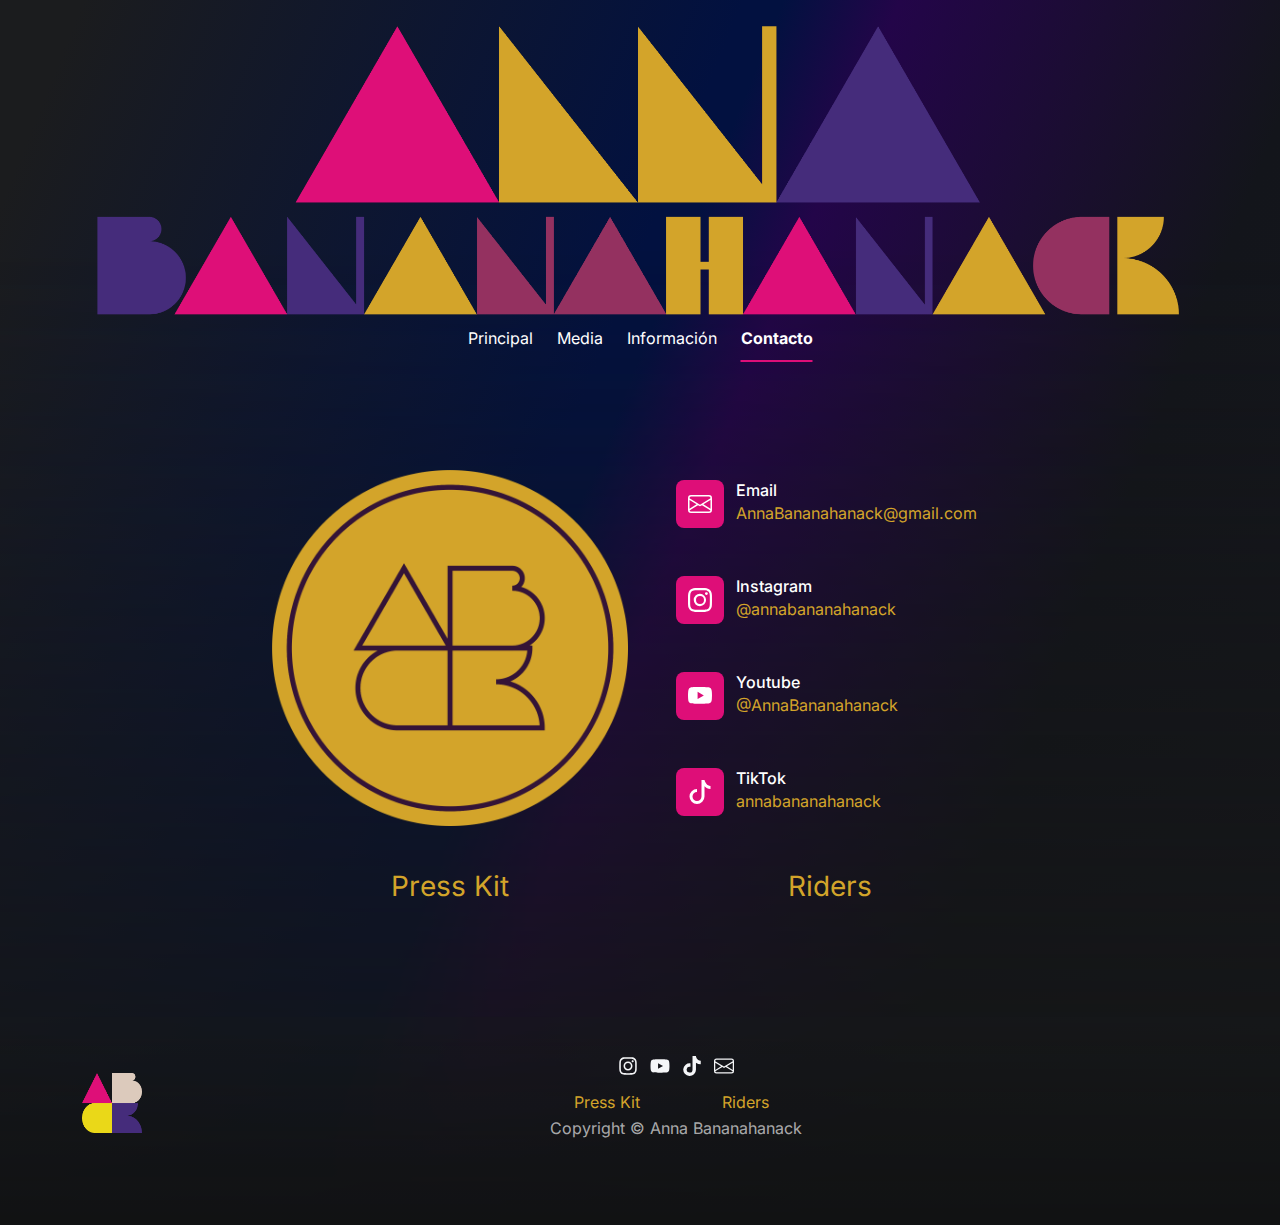
<file: contact.html>
<!DOCTYPE html>
<html data-bs-theme="auto" lang="es">

<head>
    <meta charset="utf-8">
    <meta name="viewport" content="width=device-width, initial-scale=1.0, shrink-to-fit=no">
    <title>Contacto</title>
    <script>
        (function() {

            // JavaScript snippet handling Dark/Light mode switching

            const getStoredTheme = () => localStorage.getItem('theme');
            const setStoredTheme = theme => localStorage.setItem('theme', theme);
            const forcedTheme = document.documentElement.getAttribute('data-bss-forced-theme');

            const getPreferredTheme = () => {

                if (forcedTheme) return forcedTheme;

                const storedTheme = getStoredTheme();
                if (storedTheme) {
                    return storedTheme;
                }

                const pageTheme = document.documentElement.getAttribute('data-bs-theme');

                if (pageTheme) {
                    return pageTheme;
                }

                return window.matchMedia('(prefers-color-scheme: dark)').matches ? 'dark' : 'light';
            }

            const setTheme = theme => {
                if (theme === 'auto' && window.matchMedia('(prefers-color-scheme: dark)').matches) {
                    document.documentElement.setAttribute('data-bs-theme', 'dark');
                } else {
                    document.documentElement.setAttribute('data-bs-theme', theme);
                }
            }

            setTheme(getPreferredTheme());

            const showActiveTheme = (theme, focus = false) => {
                const themeSwitchers = [].slice.call(document.querySelectorAll('.theme-switcher'));

                if (!themeSwitchers.length) return;

                document.querySelectorAll('[data-bs-theme-value]').forEach(element => {
                    element.classList.remove('active');
                    element.setAttribute('aria-pressed', 'false');
                });

                for (const themeSwitcher of themeSwitchers) {

                    const btnToActivate = themeSwitcher.querySelector('[data-bs-theme-value="' + theme + '"]');

                    if (btnToActivate) {
                        btnToActivate.classList.add('active');
                        btnToActivate.setAttribute('aria-pressed', 'true');
                    }
                }
            }

            window.matchMedia('(prefers-color-scheme: dark)').addEventListener('change', () => {
                const storedTheme = getStoredTheme();
                if (storedTheme !== 'light' && storedTheme !== 'dark') {
                    setTheme(getPreferredTheme());
                }
            });

            window.addEventListener('DOMContentLoaded', () => {
                showActiveTheme(getPreferredTheme());

                document.querySelectorAll('[data-bs-theme-value]')
                    .forEach(toggle => {
                        toggle.addEventListener('click', (e) => {
                            e.preventDefault();
                            const theme = toggle.getAttribute('data-bs-theme-value');
                            setStoredTheme(theme);
                            setTheme(theme);
                            showActiveTheme(theme);
                        })
                    })
            });
        })();
    </script>
    <link rel="apple-touch-icon" type="image/png" sizes="180x180" href="assets/img/favicons/ABCK_Logo_180.png">
    <link rel="icon" type="image/png" sizes="16x16" href="assets/img/favicons/ABCK_Logo_16.png">
    <link rel="icon" type="image/png" sizes="16x16" href="assets/img/favicons/ABCK_Logo_16.png" media="(prefers-color-scheme: dark)">
    <link rel="icon" type="image/png" sizes="32x32" href="assets/img/favicons/ABCK_Logo_32.png">
    <link rel="icon" type="image/png" sizes="32x32" href="assets/img/favicons/ABCK_Logo_32.png" media="(prefers-color-scheme: dark)">
    <link rel="icon" type="image/png" sizes="180x180" href="assets/img/favicons/ABCK_Logo_180.png">
    <link rel="icon" type="image/png" sizes="192x192" href="assets/img/favicons/ABCK_Logo_192.png">
    <link rel="icon" type="image/png" sizes="512x512" href="assets/img/favicons/ABCK_Logo_512.png">
    <link rel="stylesheet" href="assets/bootstrap/css/bootstrap.min.css">
    <link rel="stylesheet" href="assets/css/Inter.css">
    <link rel="stylesheet" href="assets/css/Outfit.css">
    <link rel="stylesheet" href="assets/css/bss-overrides.css">
    <link rel="stylesheet" href="assets/css/Lightbox-Gallery-baguetteBox.min.css">
</head>

<body class="bg-gradient-body">
    <nav class="navbar navbar-expand-lg py-3" data-bs-theme="dark">
        <div class="container">
            <div class="container">
                <div class="row">
                    <div class="col-md-12"><img class="img-fluid" src="assets/img/logos/ABCK_Logo.png" width="1092" height="294"></div>
                </div>
                <div class="row">
                    <div class="col-md-12"><button data-bs-toggle="collapse" class="navbar-toggler" data-bs-target="#navcol-3"><span class="visually-hidden">Toggle navigation</span><span class="navbar-toggler-icon"></span></button>
                        <div class="collapse navbar-collapse" id="navcol-3">
                            <ul class="navbar-nav mb-4 mb-lg-0 mx-auto">
                                <li class="nav-item"><a class="nav-link" href="index.html">Principal</a></li>
                                <li class="nav-item"><a class="nav-link" href="media.html">Media</a></li>
                                <li class="nav-item"><a class="nav-link" href="info.html">Información</a></li>
                                <li class="nav-item"><a class="nav-link active" href="contact.html">Contacto</a></li>
                            </ul>
                        </div>
                    </div>
                </div>
            </div>
        </div>
    </nav>
    <section class="position-relative py-4 py-xl-5">
        <div class="container position-relative">
            <div class="row d-flex justify-content-center pb-3">
                <div class="col-md-6 col-lg-5 col-xl-4 text-center d-flex justify-content-center align-items-center"><img class="img-fluid" width="1500" height="1500" src="assets/img/logos/ABCK_Square.png"></div>
                <div class="col-md-6 col-lg-4 col-xl-4">
                    <div class="d-flex h-100 flex-column justify-content-center align-items-start">
                        <div class="d-flex align-items-center p-3">
                            <div class="bs-icon-md bs-icon-rounded bs-icon-primary d-flex flex-shrink-0 justify-content-center align-items-center d-inline-block bs-icon"><svg xmlns="http://www.w3.org/2000/svg" width="1em" height="1em" fill="currentColor" viewBox="0 0 16 16" class="bi bi-envelope">
                                    <path d="M0 4a2 2 0 0 1 2-2h12a2 2 0 0 1 2 2v8a2 2 0 0 1-2 2H2a2 2 0 0 1-2-2zm2-1a1 1 0 0 0-1 1v.217l7 4.2 7-4.2V4a1 1 0 0 0-1-1zm13 2.383-4.708 2.825L15 11.105zm-.034 6.876-5.64-3.471L8 9.583l-1.326-.795-5.64 3.47A1 1 0 0 0 2 13h12a1 1 0 0 0 .966-.741M1 11.105l4.708-2.897L1 5.383z"></path>
                                </svg></div>
                            <div class="px-2">
                                <h6 class="mb-0">Email</h6><a href="mailto:AnnaBananahanack@gmail.com" target="_blank">AnnaBananahanack@gmail.com</a>
                            </div>
                        </div>
                        <div class="d-flex align-items-center p-3">
                            <div class="bs-icon-md bs-icon-rounded bs-icon-primary d-flex flex-shrink-0 justify-content-center align-items-center d-inline-block bs-icon"><svg xmlns="http://www.w3.org/2000/svg" width="1em" height="1em" fill="currentColor" viewBox="0 0 16 16" class="bi bi-instagram">
                                    <path d="M8 0C5.829 0 5.556.01 4.703.048 3.85.088 3.269.222 2.76.42a3.917 3.917 0 0 0-1.417.923A3.927 3.927 0 0 0 .42 2.76C.222 3.268.087 3.85.048 4.7.01 5.555 0 5.827 0 8.001c0 2.172.01 2.444.048 3.297.04.852.174 1.433.372 1.942.205.526.478.972.923 1.417.444.445.89.719 1.416.923.51.198 1.09.333 1.942.372C5.555 15.99 5.827 16 8 16s2.444-.01 3.298-.048c.851-.04 1.434-.174 1.943-.372a3.916 3.916 0 0 0 1.416-.923c.445-.445.718-.891.923-1.417.197-.509.332-1.09.372-1.942C15.99 10.445 16 10.173 16 8s-.01-2.445-.048-3.299c-.04-.851-.175-1.433-.372-1.941a3.926 3.926 0 0 0-.923-1.417A3.911 3.911 0 0 0 13.24.42c-.51-.198-1.092-.333-1.943-.372C10.443.01 10.172 0 7.998 0h.003zm-.717 1.442h.718c2.136 0 2.389.007 3.232.046.78.035 1.204.166 1.486.275.373.145.64.319.92.599.28.28.453.546.598.92.11.281.24.705.275 1.485.039.843.047 1.096.047 3.231s-.008 2.389-.047 3.232c-.035.78-.166 1.203-.275 1.485a2.47 2.47 0 0 1-.599.919c-.28.28-.546.453-.92.598-.28.11-.704.24-1.485.276-.843.038-1.096.047-3.232.047s-2.39-.009-3.233-.047c-.78-.036-1.203-.166-1.485-.276a2.478 2.478 0 0 1-.92-.598 2.48 2.48 0 0 1-.6-.92c-.109-.281-.24-.705-.275-1.485-.038-.843-.046-1.096-.046-3.233 0-2.136.008-2.388.046-3.231.036-.78.166-1.204.276-1.486.145-.373.319-.64.599-.92.28-.28.546-.453.92-.598.282-.11.705-.24 1.485-.276.738-.034 1.024-.044 2.515-.045v.002zm4.988 1.328a.96.96 0 1 0 0 1.92.96.96 0 0 0 0-1.92zm-4.27 1.122a4.109 4.109 0 1 0 0 8.217 4.109 4.109 0 0 0 0-8.217zm0 1.441a2.667 2.667 0 1 1 0 5.334 2.667 2.667 0 0 1 0-5.334"></path>
                                </svg></div>
                            <div class="px-2">
                                <h6 class="mb-0">Instagram</h6><a href="https://www.instagram.com/annabananahanack/" target="_blank">@annabananahanack</a>
                            </div>
                        </div>
                        <div class="d-flex align-items-center p-3">
                            <div class="bs-icon-md bs-icon-rounded bs-icon-primary d-flex flex-shrink-0 justify-content-center align-items-center d-inline-block bs-icon"><svg xmlns="http://www.w3.org/2000/svg" width="1em" height="1em" fill="currentColor" viewBox="0 0 16 16" class="bi bi-youtube">
                                    <path d="M8.051 1.999h.089c.822.003 4.987.033 6.11.335a2.01 2.01 0 0 1 1.415 1.42c.101.38.172.883.22 1.402l.01.104.022.26.008.104c.065.914.073 1.77.074 1.957v.075c-.001.194-.01 1.108-.082 2.06l-.008.105-.009.104c-.05.572-.124 1.14-.235 1.558a2.007 2.007 0 0 1-1.415 1.42c-1.16.312-5.569.334-6.18.335h-.142c-.309 0-1.587-.006-2.927-.052l-.17-.006-.087-.004-.171-.007-.171-.007c-1.11-.049-2.167-.128-2.654-.26a2.007 2.007 0 0 1-1.415-1.419c-.111-.417-.185-.986-.235-1.558L.09 9.82l-.008-.104A31.4 31.4 0 0 1 0 7.68v-.123c.002-.215.01-.958.064-1.778l.007-.103.003-.052.008-.104.022-.26.01-.104c.048-.519.119-1.023.22-1.402a2.007 2.007 0 0 1 1.415-1.42c.487-.13 1.544-.21 2.654-.26l.17-.007.172-.006.086-.003.171-.007A99.788 99.788 0 0 1 7.858 2h.193zM6.4 5.209v4.818l4.157-2.408z"></path>
                                </svg></div>
                            <div class="px-2">
                                <h6 class="mb-0">Youtube</h6><a href="https://www.youtube.com/@AnnaBananahanack" target="_blank">@AnnaBananahanack</a>
                            </div>
                        </div>
                        <div class="d-flex align-items-center p-3">
                            <div class="bs-icon-md bs-icon-rounded bs-icon-primary d-flex flex-shrink-0 justify-content-center align-items-center d-inline-block bs-icon"><svg xmlns="http://www.w3.org/2000/svg" width="1em" height="1em" fill="currentColor" viewBox="0 0 16 16" class="bi bi-tiktok">
                                    <path d="M9 0h1.98c.144.715.54 1.617 1.235 2.512C12.895 3.389 13.797 4 15 4v2c-1.753 0-3.07-.814-4-1.829V11a5 5 0 1 1-5-5v2a3 3 0 1 0 3 3z"></path>
                                </svg></div>
                            <div class="px-2">
                                <h6 class="mb-0">TikTok</h6><a href="https://www.tiktok.com/@annabananahanack" target="_blank">annabananahanack</a>
                            </div>
                        </div>
                    </div>
                </div>
            </div>
            <div class="row d-flex justify-content-center">
                <div class="col-md-6 col-lg-5 col-xl-4 text-center d-flex justify-content-center align-items-center"><a class="fs-3" href="https://drive.google.com/drive/u/3/folders/1jUBkxnBlZuBh_kPlGoqZCtDL0ezbYoz2" target="_blank">Press Kit</a></div>
                <div class="col-md-6 col-lg-4 col-xl-4 text-center"><a class="fs-3" href="https://drive.google.com/file/d/1HKq1e06BPIFv6wmwGCBuUm2MPHPVNze7/view?usp=sharing" target="_blank">Riders</a></div>
            </div>
        </div>
    </section>
    <footer class="bg-body-secondary bg-opacity-25 bg-gradient mt-4 pt-4 pb-5">
        <div class="container d-flex flex-column justify-content-between align-items-center flex-lg-row mt-0">
            <div class="text-center text-lg-start mb-5 mb-lg-0"><a class="fs-4 fw-bold link-light" href="/"><img class="me-2" src="assets/img/logos/ABCK_LogoSmall.png" width="30" height="30" style="width: 60px;height: 60px;"></a></div>
            <div class="text-center text-lg-end">
                <div class="text-center mb-lg-2"><a class="link-light me-2" href="https://www.instagram.com/annabananahanack/" target="_blank"><svg xmlns="http://www.w3.org/2000/svg" viewBox="-32 0 512 512" width="1em" height="1em" fill="currentColor" class="fs-5" style="width: 20px;">
                            <!--! Font Awesome Free 6.4.2 by @fontawesome - https://fontawesome.com License - https://fontawesome.com/license/free (Icons: CC BY 4.0, Fonts: SIL OFL 1.1, Code: MIT License) Copyright 2023 Fonticons, Inc. -->
                            <path d="M224.1 141c-63.6 0-114.9 51.3-114.9 114.9s51.3 114.9 114.9 114.9S339 319.5 339 255.9 287.7 141 224.1 141zm0 189.6c-41.1 0-74.7-33.5-74.7-74.7s33.5-74.7 74.7-74.7 74.7 33.5 74.7 74.7-33.6 74.7-74.7 74.7zm146.4-194.3c0 14.9-12 26.8-26.8 26.8-14.9 0-26.8-12-26.8-26.8s12-26.8 26.8-26.8 26.8 12 26.8 26.8zm76.1 27.2c-1.7-35.9-9.9-67.7-36.2-93.9-26.2-26.2-58-34.4-93.9-36.2-37-2.1-147.9-2.1-184.9 0-35.8 1.7-67.6 9.9-93.9 36.1s-34.4 58-36.2 93.9c-2.1 37-2.1 147.9 0 184.9 1.7 35.9 9.9 67.7 36.2 93.9s58 34.4 93.9 36.2c37 2.1 147.9 2.1 184.9 0 35.9-1.7 67.7-9.9 93.9-36.2 26.2-26.2 34.4-58 36.2-93.9 2.1-37 2.1-147.8 0-184.8zM398.8 388c-7.8 19.6-22.9 34.7-42.6 42.6-29.5 11.7-99.5 9-132.1 9s-102.7 2.6-132.1-9c-19.6-7.8-34.7-22.9-42.6-42.6-11.7-29.5-9-99.5-9-132.1s-2.6-102.7 9-132.1c7.8-19.6 22.9-34.7 42.6-42.6 29.5-11.7 99.5-9 132.1-9s102.7-2.6 132.1 9c19.6 7.8 34.7 22.9 42.6 42.6 11.7 29.5 9 99.5 9 132.1s2.7 102.7-9 132.1z"></path>
                        </svg></a><a class="link-light" href="https://www.youtube.com/@AnnaBananahanack" target="_blank"><svg xmlns="http://www.w3.org/2000/svg" viewBox="0 -32 576 576" width="1em" height="1em" fill="currentColor" class="fs-5 me-2" style="width: 20px;">
                            <!--! Font Awesome Free 6.4.2 by @fontawesome - https://fontawesome.com License - https://fontawesome.com/license/free (Icons: CC BY 4.0, Fonts: SIL OFL 1.1, Code: MIT License) Copyright 2023 Fonticons, Inc. -->
                            <path d="M549.655 124.083c-6.281-23.65-24.787-42.276-48.284-48.597C458.781 64 288 64 288 64S117.22 64 74.629 75.486c-23.497 6.322-42.003 24.947-48.284 48.597-11.412 42.867-11.412 132.305-11.412 132.305s0 89.438 11.412 132.305c6.281 23.65 24.787 41.5 48.284 47.821C117.22 448 288 448 288 448s170.78 0 213.371-11.486c23.497-6.321 42.003-24.171 48.284-47.821 11.412-42.867 11.412-132.305 11.412-132.305s0-89.438-11.412-132.305zm-317.51 213.508V175.185l142.739 81.205-142.739 81.201z"></path>
                        </svg></a><a class="link-light me-2" href="https://www.tiktok.com/@annabananahanack" target="_blank"><svg xmlns="http://www.w3.org/2000/svg" viewBox="-32 0 512 512" width="1em" height="1em" fill="currentColor" class="fs-5" style="width: 20px;">
                            <!--! Font Awesome Free 6.4.2 by @fontawesome - https://fontawesome.com License - https://fontawesome.com/license/free (Icons: CC BY 4.0, Fonts: SIL OFL 1.1, Code: MIT License) Copyright 2023 Fonticons, Inc. -->
                            <path d="M448,209.91a210.06,210.06,0,0,1-122.77-39.25V349.38A162.55,162.55,0,1,1,185,188.31V278.2a74.62,74.62,0,1,0,52.23,71.18V0l88,0a121.18,121.18,0,0,0,1.86,22.17h0A122.18,122.18,0,0,0,381,102.39a121.43,121.43,0,0,0,67,20.14Z"></path>
                        </svg></a><a class="link-light" href="mailto:AnnaBananahanack@gmail.com" target="_blank"><svg xmlns="http://www.w3.org/2000/svg" width="1em" height="1em" fill="currentColor" viewBox="0 0 16 16" class="bi bi-envelope fs-5" style="width: 20px;">
                            <path d="M0 4a2 2 0 0 1 2-2h12a2 2 0 0 1 2 2v8a2 2 0 0 1-2 2H2a2 2 0 0 1-2-2zm2-1a1 1 0 0 0-1 1v.217l7 4.2 7-4.2V4a1 1 0 0 0-1-1zm13 2.383-4.708 2.825L15 11.105zm-.034 6.876-5.64-3.471L8 9.583l-1.326-.795-5.64 3.47A1 1 0 0 0 2 13h12a1 1 0 0 0 .966-.741M1 11.105l4.708-2.897L1 5.383z"></path>
                        </svg></a></div>
                <div class="row">
                    <div class="col text-center"><a href="https://drive.google.com/drive/u/3/folders/1jUBkxnBlZuBh_kPlGoqZCtDL0ezbYoz2" target="_blank">Press Kit</a></div>
                    <div class="col text-center"><a href="https://drive.google.com/file/d/1HKq1e06BPIFv6wmwGCBuUm2MPHPVNze7/view?usp=sharing" target="_blank">Riders</a></div>
                </div>
                <p class="text-muted mb-2">Copyright © Anna Bananahanack</p>
            </div>
            <div class="text-center text-lg-end"></div>
        </div>
    </footer>
    <script src="assets/bootstrap/js/bootstrap.min.js"></script>
    <script src="assets/js/Lightbox-Gallery-baguetteBox.min.js"></script>
    <script src="assets/js/Lightbox-Gallery.js"></script>
</body>

</html>
</file>
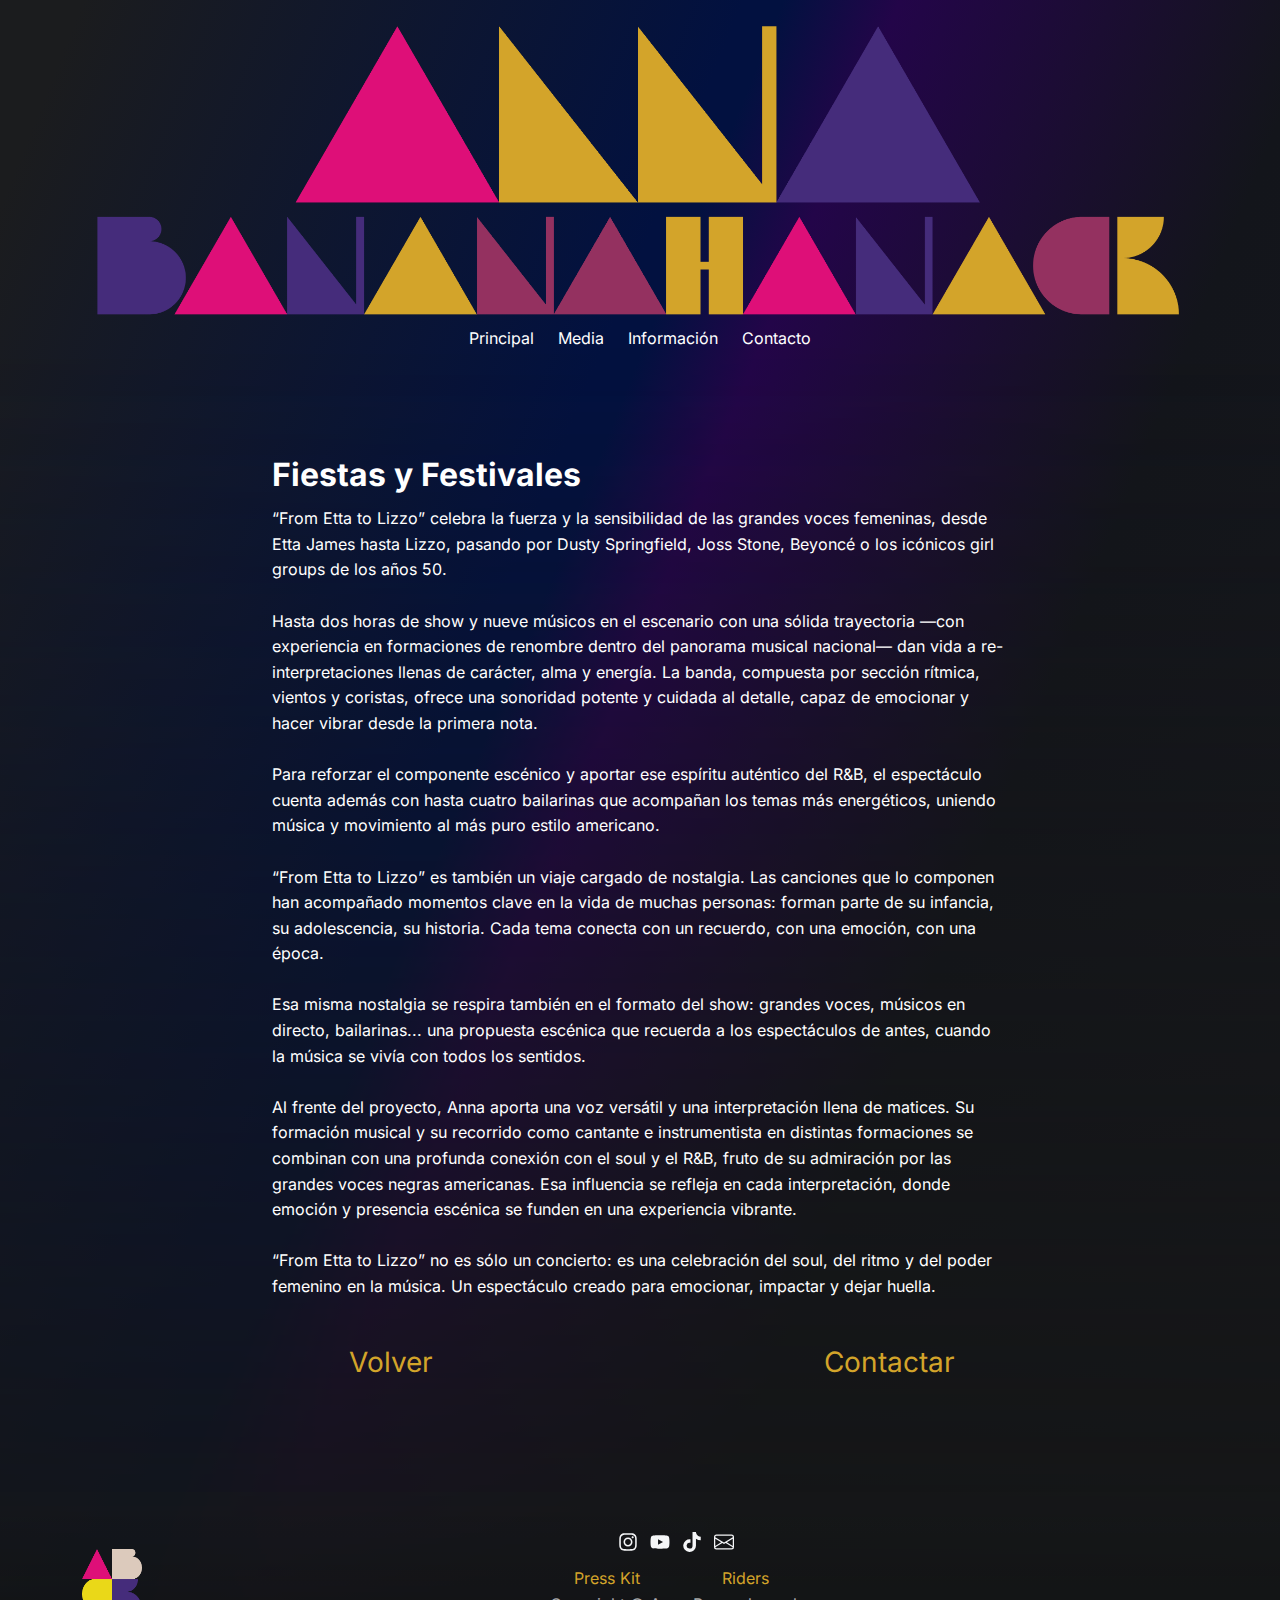
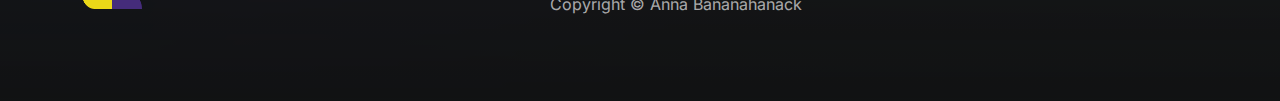
<file: info-1.html>
<!DOCTYPE html>
<html data-bs-theme="auto" lang="es">

<head>
    <meta charset="utf-8">
    <meta name="viewport" content="width=device-width, initial-scale=1.0, shrink-to-fit=no">
    <title>Fiestas y Festivales</title>
    <script>
        (function() {

            // JavaScript snippet handling Dark/Light mode switching

            const getStoredTheme = () => localStorage.getItem('theme');
            const setStoredTheme = theme => localStorage.setItem('theme', theme);
            const forcedTheme = document.documentElement.getAttribute('data-bss-forced-theme');

            const getPreferredTheme = () => {

                if (forcedTheme) return forcedTheme;

                const storedTheme = getStoredTheme();
                if (storedTheme) {
                    return storedTheme;
                }

                const pageTheme = document.documentElement.getAttribute('data-bs-theme');

                if (pageTheme) {
                    return pageTheme;
                }

                return window.matchMedia('(prefers-color-scheme: dark)').matches ? 'dark' : 'light';
            }

            const setTheme = theme => {
                if (theme === 'auto' && window.matchMedia('(prefers-color-scheme: dark)').matches) {
                    document.documentElement.setAttribute('data-bs-theme', 'dark');
                } else {
                    document.documentElement.setAttribute('data-bs-theme', theme);
                }
            }

            setTheme(getPreferredTheme());

            const showActiveTheme = (theme, focus = false) => {
                const themeSwitchers = [].slice.call(document.querySelectorAll('.theme-switcher'));

                if (!themeSwitchers.length) return;

                document.querySelectorAll('[data-bs-theme-value]').forEach(element => {
                    element.classList.remove('active');
                    element.setAttribute('aria-pressed', 'false');
                });

                for (const themeSwitcher of themeSwitchers) {

                    const btnToActivate = themeSwitcher.querySelector('[data-bs-theme-value="' + theme + '"]');

                    if (btnToActivate) {
                        btnToActivate.classList.add('active');
                        btnToActivate.setAttribute('aria-pressed', 'true');
                    }
                }
            }

            window.matchMedia('(prefers-color-scheme: dark)').addEventListener('change', () => {
                const storedTheme = getStoredTheme();
                if (storedTheme !== 'light' && storedTheme !== 'dark') {
                    setTheme(getPreferredTheme());
                }
            });

            window.addEventListener('DOMContentLoaded', () => {
                showActiveTheme(getPreferredTheme());

                document.querySelectorAll('[data-bs-theme-value]')
                    .forEach(toggle => {
                        toggle.addEventListener('click', (e) => {
                            e.preventDefault();
                            const theme = toggle.getAttribute('data-bs-theme-value');
                            setStoredTheme(theme);
                            setTheme(theme);
                            showActiveTheme(theme);
                        })
                    })
            });
        })();
    </script>
    <link rel="apple-touch-icon" type="image/png" sizes="180x180" href="assets/img/favicons/ABCK_Logo_180.png">
    <link rel="icon" type="image/png" sizes="16x16" href="assets/img/favicons/ABCK_Logo_16.png">
    <link rel="icon" type="image/png" sizes="16x16" href="assets/img/favicons/ABCK_Logo_16.png" media="(prefers-color-scheme: dark)">
    <link rel="icon" type="image/png" sizes="32x32" href="assets/img/favicons/ABCK_Logo_32.png">
    <link rel="icon" type="image/png" sizes="32x32" href="assets/img/favicons/ABCK_Logo_32.png" media="(prefers-color-scheme: dark)">
    <link rel="icon" type="image/png" sizes="180x180" href="assets/img/favicons/ABCK_Logo_180.png">
    <link rel="icon" type="image/png" sizes="192x192" href="assets/img/favicons/ABCK_Logo_192.png">
    <link rel="icon" type="image/png" sizes="512x512" href="assets/img/favicons/ABCK_Logo_512.png">
    <link rel="stylesheet" href="assets/bootstrap/css/bootstrap.min.css">
    <link rel="stylesheet" href="assets/css/Inter.css">
    <link rel="stylesheet" href="assets/css/Outfit.css">
    <link rel="stylesheet" href="assets/css/bss-overrides.css">
    <link rel="stylesheet" href="assets/css/Lightbox-Gallery-baguetteBox.min.css">
</head>

<body class="bg-gradient-body">
    <nav class="navbar navbar-expand-lg py-3" data-bs-theme="dark">
        <div class="container">
            <div class="container">
                <div class="row">
                    <div class="col-md-12"><img class="img-fluid" src="assets/img/logos/ABCK_Logo.png" width="1092" height="294"></div>
                </div>
                <div class="row">
                    <div class="col-md-12"><button data-bs-toggle="collapse" class="navbar-toggler" data-bs-target="#navcol-3"><span class="visually-hidden">Toggle navigation</span><span class="navbar-toggler-icon"></span></button>
                        <div class="collapse navbar-collapse" id="navcol-3">
                            <ul class="navbar-nav mb-4 mb-lg-0 mx-auto">
                                <li class="nav-item"><a class="nav-link" href="index.html">Principal</a></li>
                                <li class="nav-item"><a class="nav-link" href="media.html">Media</a></li>
                                <li class="nav-item"><a class="nav-link" href="info.html">Información</a></li>
                                <li class="nav-item"><a class="nav-link" href="contact.html">Contacto</a></li>
                            </ul>
                        </div>
                    </div>
                </div>
            </div>
        </div>
    </nav>
    <section class="py-4 py-xl-5">
        <div class="container">
            <div class="row row-cols-1 justify-content-center mb-3">
                <div class="col-md-10 col-lg-9 col-xl-8">
                    <h2 class="fw-bold" id="section-2">Fiestas y Festivales</h2>
                    <p>“From Etta to Lizzo” celebra la fuerza y la sensibilidad de las grandes voces femeninas, desde Etta James hasta Lizzo, pasando por Dusty Springfield, Joss Stone, Beyoncé o los icónicos girl groups de los años 50.<br><br>Hasta dos horas de show y nueve músicos en el escenario con una sólida trayectoria —con experiencia en formaciones de renombre dentro del panorama musical nacional— dan vida a re-interpretaciones llenas de carácter, alma y energía. La banda, compuesta por sección rítmica, vientos y coristas, ofrece una sonoridad potente y cuidada al detalle, capaz de emocionar y hacer vibrar desde la primera nota.<br><br>Para reforzar el componente escénico y aportar ese espíritu auténtico del R&amp;B, el espectáculo cuenta además con hasta cuatro bailarinas que acompañan los temas más energéticos, uniendo música y movimiento al más puro estilo americano.<br><br>“From Etta to Lizzo” es también un viaje cargado de nostalgia. Las canciones que lo componen han acompañado momentos clave en la vida de muchas personas: forman parte de su infancia, su adolescencia, su historia. Cada tema conecta con un recuerdo, con una emoción, con una época.<br><br>Esa misma nostalgia se respira también en el formato del show: grandes voces, músicos en directo, bailarinas... una propuesta escénica que recuerda a los espectáculos de antes, cuando la música se vivía con todos los sentidos.<br><br>Al frente del proyecto, Anna aporta una voz versátil y una interpretación llena de matices. Su formación musical y su recorrido como cantante e instrumentista en distintas formaciones se combinan con una profunda conexión con el soul y el R&amp;B, fruto de su admiración por las grandes voces negras americanas. Esa influencia se refleja en cada interpretación, donde emoción y presencia escénica se funden en una experiencia vibrante.<br><br>“From Etta to Lizzo” no es sólo un concierto: es una celebración del soul, del ritmo y del poder femenino en la música. Un espectáculo creado para emocionar, impactar y dejar huella.</p>
                </div>
            </div>
            <div class="row px-5">
                <div class="col text-center"><a class="fs-3 text-center" href="index.html">Volver</a></div>
                <div class="col text-center"><a class="fs-3 text-center" href="contact.html">Contactar</a></div>
            </div>
        </div>
    </section>
    <footer class="bg-body-secondary bg-opacity-25 bg-gradient mt-4 pt-4 pb-5">
        <div class="container d-flex flex-column justify-content-between align-items-center flex-lg-row mt-0">
            <div class="text-center text-lg-start mb-5 mb-lg-0"><a class="fs-4 fw-bold link-light" href="/"><img class="me-2" src="assets/img/logos/ABCK_LogoSmall.png" width="30" height="30" style="width: 60px;height: 60px;"></a></div>
            <div class="text-center text-lg-end">
                <div class="text-center mb-lg-2"><a class="link-light me-2" href="https://www.instagram.com/annabananahanack/" target="_blank"><svg xmlns="http://www.w3.org/2000/svg" viewBox="-32 0 512 512" width="1em" height="1em" fill="currentColor" class="fs-5" style="width: 20px;">
                            <!--! Font Awesome Free 6.4.2 by @fontawesome - https://fontawesome.com License - https://fontawesome.com/license/free (Icons: CC BY 4.0, Fonts: SIL OFL 1.1, Code: MIT License) Copyright 2023 Fonticons, Inc. -->
                            <path d="M224.1 141c-63.6 0-114.9 51.3-114.9 114.9s51.3 114.9 114.9 114.9S339 319.5 339 255.9 287.7 141 224.1 141zm0 189.6c-41.1 0-74.7-33.5-74.7-74.7s33.5-74.7 74.7-74.7 74.7 33.5 74.7 74.7-33.6 74.7-74.7 74.7zm146.4-194.3c0 14.9-12 26.8-26.8 26.8-14.9 0-26.8-12-26.8-26.8s12-26.8 26.8-26.8 26.8 12 26.8 26.8zm76.1 27.2c-1.7-35.9-9.9-67.7-36.2-93.9-26.2-26.2-58-34.4-93.9-36.2-37-2.1-147.9-2.1-184.9 0-35.8 1.7-67.6 9.9-93.9 36.1s-34.4 58-36.2 93.9c-2.1 37-2.1 147.9 0 184.9 1.7 35.9 9.9 67.7 36.2 93.9s58 34.4 93.9 36.2c37 2.1 147.9 2.1 184.9 0 35.9-1.7 67.7-9.9 93.9-36.2 26.2-26.2 34.4-58 36.2-93.9 2.1-37 2.1-147.8 0-184.8zM398.8 388c-7.8 19.6-22.9 34.7-42.6 42.6-29.5 11.7-99.5 9-132.1 9s-102.7 2.6-132.1-9c-19.6-7.8-34.7-22.9-42.6-42.6-11.7-29.5-9-99.5-9-132.1s-2.6-102.7 9-132.1c7.8-19.6 22.9-34.7 42.6-42.6 29.5-11.7 99.5-9 132.1-9s102.7-2.6 132.1 9c19.6 7.8 34.7 22.9 42.6 42.6 11.7 29.5 9 99.5 9 132.1s2.7 102.7-9 132.1z"></path>
                        </svg></a><a class="link-light" href="https://www.youtube.com/@AnnaBananahanack" target="_blank"><svg xmlns="http://www.w3.org/2000/svg" viewBox="0 -32 576 576" width="1em" height="1em" fill="currentColor" class="fs-5 me-2" style="width: 20px;">
                            <!--! Font Awesome Free 6.4.2 by @fontawesome - https://fontawesome.com License - https://fontawesome.com/license/free (Icons: CC BY 4.0, Fonts: SIL OFL 1.1, Code: MIT License) Copyright 2023 Fonticons, Inc. -->
                            <path d="M549.655 124.083c-6.281-23.65-24.787-42.276-48.284-48.597C458.781 64 288 64 288 64S117.22 64 74.629 75.486c-23.497 6.322-42.003 24.947-48.284 48.597-11.412 42.867-11.412 132.305-11.412 132.305s0 89.438 11.412 132.305c6.281 23.65 24.787 41.5 48.284 47.821C117.22 448 288 448 288 448s170.78 0 213.371-11.486c23.497-6.321 42.003-24.171 48.284-47.821 11.412-42.867 11.412-132.305 11.412-132.305s0-89.438-11.412-132.305zm-317.51 213.508V175.185l142.739 81.205-142.739 81.201z"></path>
                        </svg></a><a class="link-light me-2" href="https://www.tiktok.com/@annabananahanack" target="_blank"><svg xmlns="http://www.w3.org/2000/svg" viewBox="-32 0 512 512" width="1em" height="1em" fill="currentColor" class="fs-5" style="width: 20px;">
                            <!--! Font Awesome Free 6.4.2 by @fontawesome - https://fontawesome.com License - https://fontawesome.com/license/free (Icons: CC BY 4.0, Fonts: SIL OFL 1.1, Code: MIT License) Copyright 2023 Fonticons, Inc. -->
                            <path d="M448,209.91a210.06,210.06,0,0,1-122.77-39.25V349.38A162.55,162.55,0,1,1,185,188.31V278.2a74.62,74.62,0,1,0,52.23,71.18V0l88,0a121.18,121.18,0,0,0,1.86,22.17h0A122.18,122.18,0,0,0,381,102.39a121.43,121.43,0,0,0,67,20.14Z"></path>
                        </svg></a><a class="link-light" href="mailto:AnnaBananahanack@gmail.com" target="_blank"><svg xmlns="http://www.w3.org/2000/svg" width="1em" height="1em" fill="currentColor" viewBox="0 0 16 16" class="bi bi-envelope fs-5" style="width: 20px;">
                            <path d="M0 4a2 2 0 0 1 2-2h12a2 2 0 0 1 2 2v8a2 2 0 0 1-2 2H2a2 2 0 0 1-2-2zm2-1a1 1 0 0 0-1 1v.217l7 4.2 7-4.2V4a1 1 0 0 0-1-1zm13 2.383-4.708 2.825L15 11.105zm-.034 6.876-5.64-3.471L8 9.583l-1.326-.795-5.64 3.47A1 1 0 0 0 2 13h12a1 1 0 0 0 .966-.741M1 11.105l4.708-2.897L1 5.383z"></path>
                        </svg></a></div>
                <div class="row">
                    <div class="col text-center"><a href="https://drive.google.com/drive/u/3/folders/1jUBkxnBlZuBh_kPlGoqZCtDL0ezbYoz2" target="_blank">Press Kit</a></div>
                    <div class="col text-center"><a href="https://drive.google.com/file/d/1HKq1e06BPIFv6wmwGCBuUm2MPHPVNze7/view?usp=sharing" target="_blank">Riders</a></div>
                </div>
                <p class="text-muted mb-2">Copyright © Anna Bananahanack</p>
            </div>
            <div class="text-center text-lg-end"></div>
        </div>
    </footer>
    <script src="assets/bootstrap/js/bootstrap.min.js"></script>
    <script src="assets/js/Lightbox-Gallery-baguetteBox.min.js"></script>
    <script src="assets/js/Lightbox-Gallery.js"></script>
</body>

</html>
</file>
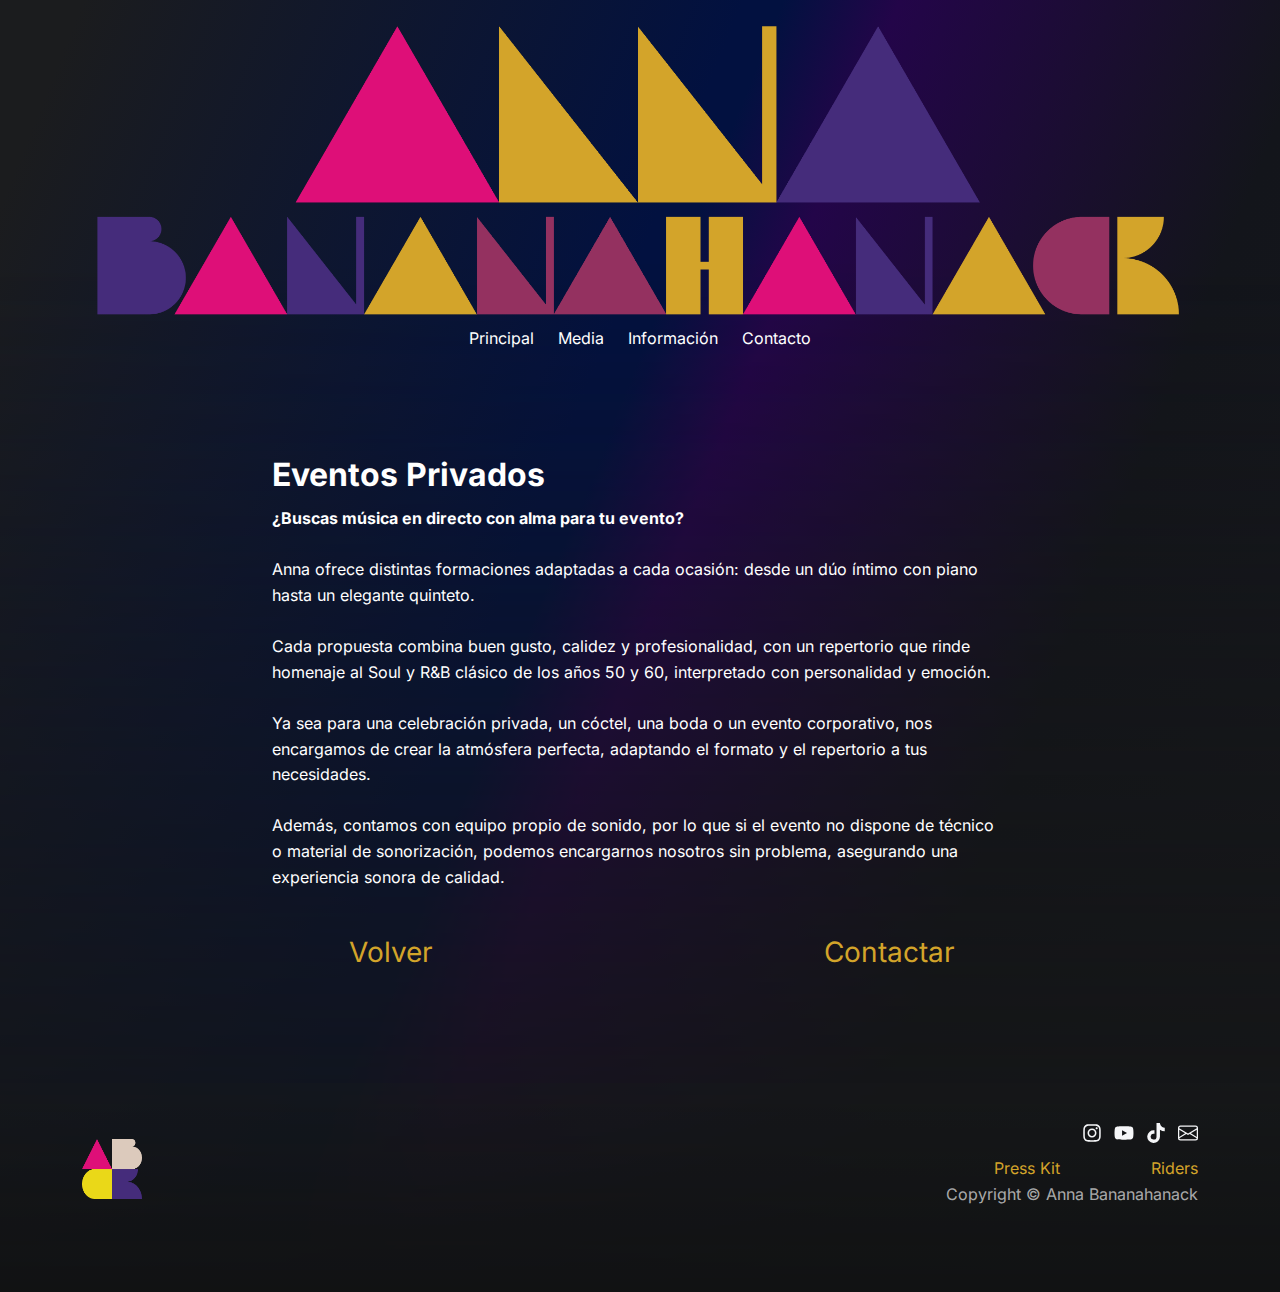
<file: info-2.html>
<!DOCTYPE html>
<html data-bs-theme="light" lang="es">

<head>
    <meta charset="utf-8">
    <meta name="viewport" content="width=device-width, initial-scale=1.0, shrink-to-fit=no">
    <title>Eventos Privados</title>
    <link rel="stylesheet" href="assets/bootstrap/css/bootstrap.min.css">
    <link rel="stylesheet" href="assets/css/Inter.css">
    <link rel="stylesheet" href="assets/css/Outfit.css">
    <link rel="stylesheet" href="assets/css/bss-overrides.css">
    <link rel="stylesheet" href="assets/css/Lightbox-Gallery-baguetteBox.min.css">
</head>

<body class="bg-gradient-body">
    <nav class="navbar navbar-expand-lg py-3" data-bs-theme="dark">
        <div class="container">
            <div class="container">
                <div class="row">
                    <div class="col-md-12"><img class="img-fluid" src="assets/img/logos/ABCK_Logo.png" width="1092" height="294"></div>
                </div>
                <div class="row">
                    <div class="col-md-12"><button data-bs-toggle="collapse" class="navbar-toggler" data-bs-target="#navcol-3"><span class="visually-hidden">Toggle navigation</span><span class="navbar-toggler-icon"></span></button>
                        <div class="collapse navbar-collapse" id="navcol-3">
                            <ul class="navbar-nav mb-4 mb-lg-0 mx-auto">
                                <li class="nav-item"><a class="nav-link" href="index.html">Principal</a></li>
                                <li class="nav-item"><a class="nav-link" href="media.html">Media</a></li>
                                <li class="nav-item"><a class="nav-link" href="info.html">Información</a></li>
                                <li class="nav-item"><a class="nav-link" href="contact.html">Contacto</a></li>
                            </ul>
                        </div>
                    </div>
                </div>
            </div>
        </div>
    </nav>
    <section class="py-4 py-xl-5">
        <div class="container">
            <div class="row row-cols-1 justify-content-center mb-3">
                <div class="col-md-10 col-lg-9 col-xl-8">
                    <h2 class="fw-bold" id="section-2">Eventos Privados</h2>
                    <p><strong>¿Buscas música en directo con alma para tu evento?</strong><br><br>Anna ofrece distintas formaciones adaptadas a cada ocasión: desde un dúo íntimo con piano hasta un elegante quinteto.<br><br>Cada propuesta combina buen gusto, calidez y profesionalidad, con un repertorio que rinde homenaje al Soul y R&amp;B clásico de los años 50 y 60, interpretado con personalidad y emoción.<br><br>Ya sea para una celebración privada, un cóctel, una boda o un evento corporativo, nos encargamos de crear la atmósfera perfecta, adaptando el formato y el repertorio a tus necesidades.<br><br>Además, contamos con equipo propio de sonido, por lo que si el evento no dispone de técnico o material de sonorización, podemos encargarnos nosotros sin problema, asegurando una experiencia sonora de calidad.</p>
                </div>
            </div>
            <div class="row px-5">
                <div class="col text-center"><a class="fs-3 text-center" href="index.html">Volver</a></div>
                <div class="col text-center"><a class="fs-3 text-center" href="contact.html">Contactar</a></div>
            </div>
        </div>
    </section>
    <footer class="bg-body-secondary bg-opacity-25 bg-gradient mt-4 pt-4 pb-5">
        <div class="container d-flex flex-column justify-content-between align-items-center flex-lg-row mt-0">
            <div class="text-center text-lg-start mb-5 mb-lg-0"><a class="fs-4 fw-bold link-light" href="/"><img class="me-2" src="assets/img/logos/ABCK_LogoSmall.png" width="30" height="30" style="width: 60px;height: 60px;"></a></div>
            <div class="text-center text-lg-end">
                <div class="mb-lg-2"><a class="link-light me-2" href="https://www.instagram.com/annabananahanack/" target="_blank"><svg xmlns="http://www.w3.org/2000/svg" viewBox="-32 0 512 512" width="1em" height="1em" fill="currentColor" class="fs-5" style="width: 20px;">
                            <!--! Font Awesome Free 6.4.2 by @fontawesome - https://fontawesome.com License - https://fontawesome.com/license/free (Icons: CC BY 4.0, Fonts: SIL OFL 1.1, Code: MIT License) Copyright 2023 Fonticons, Inc. -->
                            <path d="M224.1 141c-63.6 0-114.9 51.3-114.9 114.9s51.3 114.9 114.9 114.9S339 319.5 339 255.9 287.7 141 224.1 141zm0 189.6c-41.1 0-74.7-33.5-74.7-74.7s33.5-74.7 74.7-74.7 74.7 33.5 74.7 74.7-33.6 74.7-74.7 74.7zm146.4-194.3c0 14.9-12 26.8-26.8 26.8-14.9 0-26.8-12-26.8-26.8s12-26.8 26.8-26.8 26.8 12 26.8 26.8zm76.1 27.2c-1.7-35.9-9.9-67.7-36.2-93.9-26.2-26.2-58-34.4-93.9-36.2-37-2.1-147.9-2.1-184.9 0-35.8 1.7-67.6 9.9-93.9 36.1s-34.4 58-36.2 93.9c-2.1 37-2.1 147.9 0 184.9 1.7 35.9 9.9 67.7 36.2 93.9s58 34.4 93.9 36.2c37 2.1 147.9 2.1 184.9 0 35.9-1.7 67.7-9.9 93.9-36.2 26.2-26.2 34.4-58 36.2-93.9 2.1-37 2.1-147.8 0-184.8zM398.8 388c-7.8 19.6-22.9 34.7-42.6 42.6-29.5 11.7-99.5 9-132.1 9s-102.7 2.6-132.1-9c-19.6-7.8-34.7-22.9-42.6-42.6-11.7-29.5-9-99.5-9-132.1s-2.6-102.7 9-132.1c7.8-19.6 22.9-34.7 42.6-42.6 29.5-11.7 99.5-9 132.1-9s102.7-2.6 132.1 9c19.6 7.8 34.7 22.9 42.6 42.6 11.7 29.5 9 99.5 9 132.1s2.7 102.7-9 132.1z"></path>
                        </svg></a><a class="link-light" href="https://www.youtube.com/@AnnaBananahanack" target="_blank"><svg xmlns="http://www.w3.org/2000/svg" viewBox="0 -32 576 576" width="1em" height="1em" fill="currentColor" class="fs-5 me-2" style="width: 20px;">
                            <!--! Font Awesome Free 6.4.2 by @fontawesome - https://fontawesome.com License - https://fontawesome.com/license/free (Icons: CC BY 4.0, Fonts: SIL OFL 1.1, Code: MIT License) Copyright 2023 Fonticons, Inc. -->
                            <path d="M549.655 124.083c-6.281-23.65-24.787-42.276-48.284-48.597C458.781 64 288 64 288 64S117.22 64 74.629 75.486c-23.497 6.322-42.003 24.947-48.284 48.597-11.412 42.867-11.412 132.305-11.412 132.305s0 89.438 11.412 132.305c6.281 23.65 24.787 41.5 48.284 47.821C117.22 448 288 448 288 448s170.78 0 213.371-11.486c23.497-6.321 42.003-24.171 48.284-47.821 11.412-42.867 11.412-132.305 11.412-132.305s0-89.438-11.412-132.305zm-317.51 213.508V175.185l142.739 81.205-142.739 81.201z"></path>
                        </svg></a><a class="link-light me-2" href="https://www.tiktok.com/@annabananahanack" target="_blank"><svg xmlns="http://www.w3.org/2000/svg" viewBox="-32 0 512 512" width="1em" height="1em" fill="currentColor" class="fs-5" style="width: 20px;">
                            <!--! Font Awesome Free 6.4.2 by @fontawesome - https://fontawesome.com License - https://fontawesome.com/license/free (Icons: CC BY 4.0, Fonts: SIL OFL 1.1, Code: MIT License) Copyright 2023 Fonticons, Inc. -->
                            <path d="M448,209.91a210.06,210.06,0,0,1-122.77-39.25V349.38A162.55,162.55,0,1,1,185,188.31V278.2a74.62,74.62,0,1,0,52.23,71.18V0l88,0a121.18,121.18,0,0,0,1.86,22.17h0A122.18,122.18,0,0,0,381,102.39a121.43,121.43,0,0,0,67,20.14Z"></path>
                        </svg></a><a class="link-light" href="mailto:AnnaBananahanack@gmail.com" target="_blank"><svg xmlns="http://www.w3.org/2000/svg" width="1em" height="1em" fill="currentColor" viewBox="0 0 16 16" class="bi bi-envelope fs-5" style="width: 20px;">
                            <path d="M0 4a2 2 0 0 1 2-2h12a2 2 0 0 1 2 2v8a2 2 0 0 1-2 2H2a2 2 0 0 1-2-2zm2-1a1 1 0 0 0-1 1v.217l7 4.2 7-4.2V4a1 1 0 0 0-1-1zm13 2.383-4.708 2.825L15 11.105zm-.034 6.876-5.64-3.471L8 9.583l-1.326-.795-5.64 3.47A1 1 0 0 0 2 13h12a1 1 0 0 0 .966-.741M1 11.105l4.708-2.897L1 5.383z"></path>
                        </svg></a></div>
                <div class="row">
                    <div class="col"><a href="#" target="_blank">Press Kit</a></div>
                    <div class="col"><a href="#" target="_blank">Riders</a></div>
                </div>
                <p class="text-muted mb-2">Copyright © Anna Bananahanack</p>
            </div>
        </div>
    </footer>
    <script src="assets/bootstrap/js/bootstrap.min.js"></script>
    <script src="assets/js/Lightbox-Gallery-baguetteBox.min.js"></script>
    <script src="assets/js/Lightbox-Gallery.js"></script>
</body>

</html>
</file>
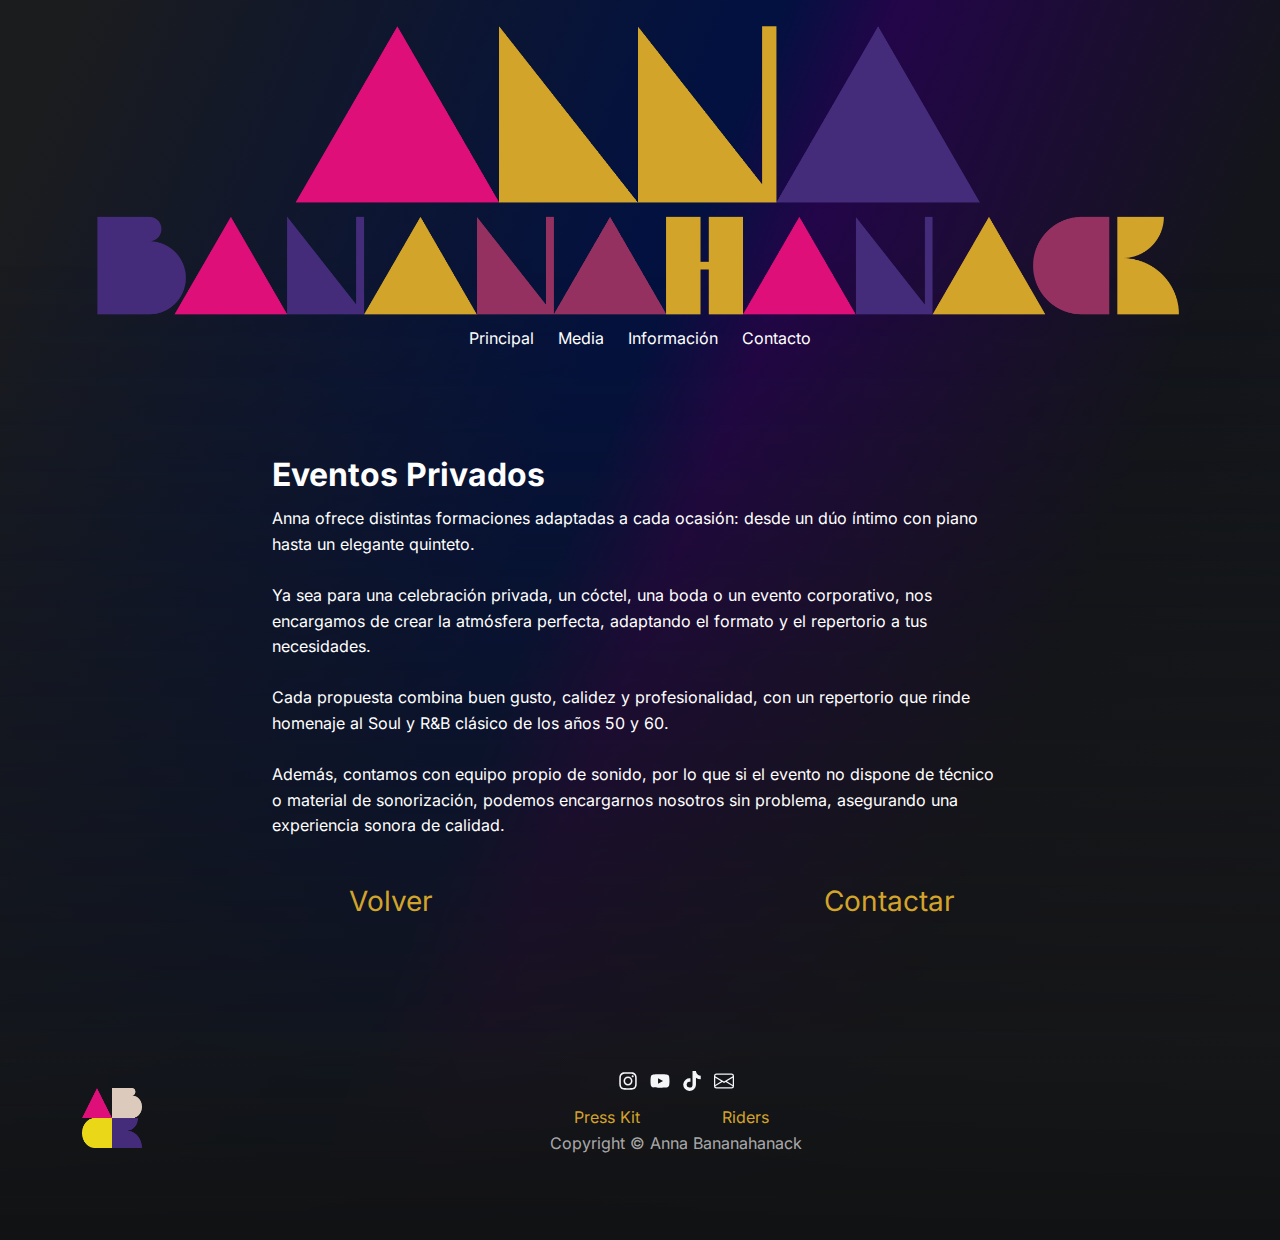
<file: info-3.html>
<!DOCTYPE html>
<html data-bs-theme="auto" lang="es">

<head>
    <meta charset="utf-8">
    <meta name="viewport" content="width=device-width, initial-scale=1.0, shrink-to-fit=no">
    <title>Eventos Privados</title>
    <script>
        (function() {

            // JavaScript snippet handling Dark/Light mode switching

            const getStoredTheme = () => localStorage.getItem('theme');
            const setStoredTheme = theme => localStorage.setItem('theme', theme);
            const forcedTheme = document.documentElement.getAttribute('data-bss-forced-theme');

            const getPreferredTheme = () => {

                if (forcedTheme) return forcedTheme;

                const storedTheme = getStoredTheme();
                if (storedTheme) {
                    return storedTheme;
                }

                const pageTheme = document.documentElement.getAttribute('data-bs-theme');

                if (pageTheme) {
                    return pageTheme;
                }

                return window.matchMedia('(prefers-color-scheme: dark)').matches ? 'dark' : 'light';
            }

            const setTheme = theme => {
                if (theme === 'auto' && window.matchMedia('(prefers-color-scheme: dark)').matches) {
                    document.documentElement.setAttribute('data-bs-theme', 'dark');
                } else {
                    document.documentElement.setAttribute('data-bs-theme', theme);
                }
            }

            setTheme(getPreferredTheme());

            const showActiveTheme = (theme, focus = false) => {
                const themeSwitchers = [].slice.call(document.querySelectorAll('.theme-switcher'));

                if (!themeSwitchers.length) return;

                document.querySelectorAll('[data-bs-theme-value]').forEach(element => {
                    element.classList.remove('active');
                    element.setAttribute('aria-pressed', 'false');
                });

                for (const themeSwitcher of themeSwitchers) {

                    const btnToActivate = themeSwitcher.querySelector('[data-bs-theme-value="' + theme + '"]');

                    if (btnToActivate) {
                        btnToActivate.classList.add('active');
                        btnToActivate.setAttribute('aria-pressed', 'true');
                    }
                }
            }

            window.matchMedia('(prefers-color-scheme: dark)').addEventListener('change', () => {
                const storedTheme = getStoredTheme();
                if (storedTheme !== 'light' && storedTheme !== 'dark') {
                    setTheme(getPreferredTheme());
                }
            });

            window.addEventListener('DOMContentLoaded', () => {
                showActiveTheme(getPreferredTheme());

                document.querySelectorAll('[data-bs-theme-value]')
                    .forEach(toggle => {
                        toggle.addEventListener('click', (e) => {
                            e.preventDefault();
                            const theme = toggle.getAttribute('data-bs-theme-value');
                            setStoredTheme(theme);
                            setTheme(theme);
                            showActiveTheme(theme);
                        })
                    })
            });
        })();
    </script>
    <link rel="apple-touch-icon" type="image/png" sizes="180x180" href="assets/img/favicons/ABCK_Logo_180.png">
    <link rel="icon" type="image/png" sizes="16x16" href="assets/img/favicons/ABCK_Logo_16.png">
    <link rel="icon" type="image/png" sizes="16x16" href="assets/img/favicons/ABCK_Logo_16.png" media="(prefers-color-scheme: dark)">
    <link rel="icon" type="image/png" sizes="32x32" href="assets/img/favicons/ABCK_Logo_32.png">
    <link rel="icon" type="image/png" sizes="32x32" href="assets/img/favicons/ABCK_Logo_32.png" media="(prefers-color-scheme: dark)">
    <link rel="icon" type="image/png" sizes="180x180" href="assets/img/favicons/ABCK_Logo_180.png">
    <link rel="icon" type="image/png" sizes="192x192" href="assets/img/favicons/ABCK_Logo_192.png">
    <link rel="icon" type="image/png" sizes="512x512" href="assets/img/favicons/ABCK_Logo_512.png">
    <link rel="stylesheet" href="assets/bootstrap/css/bootstrap.min.css">
    <link rel="stylesheet" href="assets/css/Inter.css">
    <link rel="stylesheet" href="assets/css/Outfit.css">
    <link rel="stylesheet" href="assets/css/bss-overrides.css">
    <link rel="stylesheet" href="assets/css/Lightbox-Gallery-baguetteBox.min.css">
</head>

<body class="bg-gradient-body">
    <nav class="navbar navbar-expand-lg py-3" data-bs-theme="dark">
        <div class="container">
            <div class="container">
                <div class="row">
                    <div class="col-md-12"><img class="img-fluid" src="assets/img/logos/ABCK_Logo.png" width="1092" height="294"></div>
                </div>
                <div class="row">
                    <div class="col-md-12"><button data-bs-toggle="collapse" class="navbar-toggler" data-bs-target="#navcol-3"><span class="visually-hidden">Toggle navigation</span><span class="navbar-toggler-icon"></span></button>
                        <div class="collapse navbar-collapse" id="navcol-3">
                            <ul class="navbar-nav mb-4 mb-lg-0 mx-auto">
                                <li class="nav-item"><a class="nav-link" href="index.html">Principal</a></li>
                                <li class="nav-item"><a class="nav-link" href="media.html">Media</a></li>
                                <li class="nav-item"><a class="nav-link" href="info.html">Información</a></li>
                                <li class="nav-item"><a class="nav-link" href="contact.html">Contacto</a></li>
                            </ul>
                        </div>
                    </div>
                </div>
            </div>
        </div>
    </nav>
    <section class="py-4 py-xl-5">
        <div class="container">
            <div class="row row-cols-1 justify-content-center mb-3">
                <div class="col-md-10 col-lg-9 col-xl-8">
                    <h2 class="fw-bold" id="section-2">Eventos Privados</h2>
                    <p>Anna ofrece distintas formaciones adaptadas a cada ocasión: desde un dúo íntimo con piano hasta un elegante quinteto.<br><br>Ya sea para una celebración privada, un cóctel, una boda o un evento corporativo, nos encargamos de crear la atmósfera perfecta, adaptando el formato y el repertorio a tus necesidades.<br><br>Cada propuesta combina buen gusto, calidez y profesionalidad, con un repertorio que rinde homenaje al Soul y R&amp;B clásico de los años 50 y 60.<br><br>Además, contamos con equipo propio de sonido, por lo que si el evento no dispone de técnico o material de sonorización, podemos encargarnos nosotros sin problema, asegurando una experiencia sonora de calidad.</p>
                </div>
            </div>
            <div class="row px-5">
                <div class="col text-center"><a class="fs-3 text-center" href="index.html">Volver</a></div>
                <div class="col text-center"><a class="fs-3 text-center" href="contact.html">Contactar</a></div>
            </div>
        </div>
    </section>
    <footer class="bg-body-secondary bg-opacity-25 bg-gradient mt-4 pt-4 pb-5">
        <div class="container d-flex flex-column justify-content-between align-items-center flex-lg-row mt-0">
            <div class="text-center text-lg-start mb-5 mb-lg-0"><a class="fs-4 fw-bold link-light" href="/"><img class="me-2" src="assets/img/logos/ABCK_LogoSmall.png" width="30" height="30" style="width: 60px;height: 60px;"></a></div>
            <div class="text-center text-lg-end">
                <div class="text-center mb-lg-2"><a class="link-light me-2" href="https://www.instagram.com/annabananahanack/" target="_blank"><svg xmlns="http://www.w3.org/2000/svg" viewBox="-32 0 512 512" width="1em" height="1em" fill="currentColor" class="fs-5" style="width: 20px;">
                            <!--! Font Awesome Free 6.4.2 by @fontawesome - https://fontawesome.com License - https://fontawesome.com/license/free (Icons: CC BY 4.0, Fonts: SIL OFL 1.1, Code: MIT License) Copyright 2023 Fonticons, Inc. -->
                            <path d="M224.1 141c-63.6 0-114.9 51.3-114.9 114.9s51.3 114.9 114.9 114.9S339 319.5 339 255.9 287.7 141 224.1 141zm0 189.6c-41.1 0-74.7-33.5-74.7-74.7s33.5-74.7 74.7-74.7 74.7 33.5 74.7 74.7-33.6 74.7-74.7 74.7zm146.4-194.3c0 14.9-12 26.8-26.8 26.8-14.9 0-26.8-12-26.8-26.8s12-26.8 26.8-26.8 26.8 12 26.8 26.8zm76.1 27.2c-1.7-35.9-9.9-67.7-36.2-93.9-26.2-26.2-58-34.4-93.9-36.2-37-2.1-147.9-2.1-184.9 0-35.8 1.7-67.6 9.9-93.9 36.1s-34.4 58-36.2 93.9c-2.1 37-2.1 147.9 0 184.9 1.7 35.9 9.9 67.7 36.2 93.9s58 34.4 93.9 36.2c37 2.1 147.9 2.1 184.9 0 35.9-1.7 67.7-9.9 93.9-36.2 26.2-26.2 34.4-58 36.2-93.9 2.1-37 2.1-147.8 0-184.8zM398.8 388c-7.8 19.6-22.9 34.7-42.6 42.6-29.5 11.7-99.5 9-132.1 9s-102.7 2.6-132.1-9c-19.6-7.8-34.7-22.9-42.6-42.6-11.7-29.5-9-99.5-9-132.1s-2.6-102.7 9-132.1c7.8-19.6 22.9-34.7 42.6-42.6 29.5-11.7 99.5-9 132.1-9s102.7-2.6 132.1 9c19.6 7.8 34.7 22.9 42.6 42.6 11.7 29.5 9 99.5 9 132.1s2.7 102.7-9 132.1z"></path>
                        </svg></a><a class="link-light" href="https://www.youtube.com/@AnnaBananahanack" target="_blank"><svg xmlns="http://www.w3.org/2000/svg" viewBox="0 -32 576 576" width="1em" height="1em" fill="currentColor" class="fs-5 me-2" style="width: 20px;">
                            <!--! Font Awesome Free 6.4.2 by @fontawesome - https://fontawesome.com License - https://fontawesome.com/license/free (Icons: CC BY 4.0, Fonts: SIL OFL 1.1, Code: MIT License) Copyright 2023 Fonticons, Inc. -->
                            <path d="M549.655 124.083c-6.281-23.65-24.787-42.276-48.284-48.597C458.781 64 288 64 288 64S117.22 64 74.629 75.486c-23.497 6.322-42.003 24.947-48.284 48.597-11.412 42.867-11.412 132.305-11.412 132.305s0 89.438 11.412 132.305c6.281 23.65 24.787 41.5 48.284 47.821C117.22 448 288 448 288 448s170.78 0 213.371-11.486c23.497-6.321 42.003-24.171 48.284-47.821 11.412-42.867 11.412-132.305 11.412-132.305s0-89.438-11.412-132.305zm-317.51 213.508V175.185l142.739 81.205-142.739 81.201z"></path>
                        </svg></a><a class="link-light me-2" href="https://www.tiktok.com/@annabananahanack" target="_blank"><svg xmlns="http://www.w3.org/2000/svg" viewBox="-32 0 512 512" width="1em" height="1em" fill="currentColor" class="fs-5" style="width: 20px;">
                            <!--! Font Awesome Free 6.4.2 by @fontawesome - https://fontawesome.com License - https://fontawesome.com/license/free (Icons: CC BY 4.0, Fonts: SIL OFL 1.1, Code: MIT License) Copyright 2023 Fonticons, Inc. -->
                            <path d="M448,209.91a210.06,210.06,0,0,1-122.77-39.25V349.38A162.55,162.55,0,1,1,185,188.31V278.2a74.62,74.62,0,1,0,52.23,71.18V0l88,0a121.18,121.18,0,0,0,1.86,22.17h0A122.18,122.18,0,0,0,381,102.39a121.43,121.43,0,0,0,67,20.14Z"></path>
                        </svg></a><a class="link-light" href="mailto:AnnaBananahanack@gmail.com" target="_blank"><svg xmlns="http://www.w3.org/2000/svg" width="1em" height="1em" fill="currentColor" viewBox="0 0 16 16" class="bi bi-envelope fs-5" style="width: 20px;">
                            <path d="M0 4a2 2 0 0 1 2-2h12a2 2 0 0 1 2 2v8a2 2 0 0 1-2 2H2a2 2 0 0 1-2-2zm2-1a1 1 0 0 0-1 1v.217l7 4.2 7-4.2V4a1 1 0 0 0-1-1zm13 2.383-4.708 2.825L15 11.105zm-.034 6.876-5.64-3.471L8 9.583l-1.326-.795-5.64 3.47A1 1 0 0 0 2 13h12a1 1 0 0 0 .966-.741M1 11.105l4.708-2.897L1 5.383z"></path>
                        </svg></a></div>
                <div class="row">
                    <div class="col text-center"><a href="https://drive.google.com/drive/u/3/folders/1jUBkxnBlZuBh_kPlGoqZCtDL0ezbYoz2" target="_blank">Press Kit</a></div>
                    <div class="col text-center"><a href="https://drive.google.com/file/d/1HKq1e06BPIFv6wmwGCBuUm2MPHPVNze7/view?usp=sharing" target="_blank">Riders</a></div>
                </div>
                <p class="text-muted mb-2">Copyright © Anna Bananahanack</p>
            </div>
            <div class="text-center text-lg-end"></div>
        </div>
    </footer>
    <script src="assets/bootstrap/js/bootstrap.min.js"></script>
    <script src="assets/js/Lightbox-Gallery-baguetteBox.min.js"></script>
    <script src="assets/js/Lightbox-Gallery.js"></script>
</body>

</html>
</file>
<file: assets/css/Inter.css>
@font-face {
	font-family: 'Inter';
	src: url(../../assets/fonts/Inter-9f11e6095a39b5e188d6a081f05299fb.woff2) format('woff2');
	font-weight: 200;
	font-style: normal;
	font-display: swap;
	unicode-range: U+0460-052F, U+1C80-1C8A, U+20B4, U+2DE0-2DFF, U+A640-A69F, U+FE2E-FE2F;
}

@font-face {
	font-family: 'Inter';
	src: url(../../assets/fonts/Inter-c0b8741a9d891c8088e6db8ca3a4b5fa.woff2) format('woff2');
	font-weight: 200;
	font-style: normal;
	font-display: swap;
	unicode-range: U+0301, U+0400-045F, U+0490-0491, U+04B0-04B1, U+2116;
}

@font-face {
	font-family: 'Inter';
	src: url(../../assets/fonts/Inter-991ff15c49155ffbda53e3aa14ecb8b6.woff2) format('woff2');
	font-weight: 200;
	font-style: normal;
	font-display: swap;
	unicode-range: U+1F00-1FFF;
}

@font-face {
	font-family: 'Inter';
	src: url(../../assets/fonts/Inter-8b0bd5934b903f2631853751aedf28a6.woff2) format('woff2');
	font-weight: 200;
	font-style: normal;
	font-display: swap;
	unicode-range: U+0370-0377, U+037A-037F, U+0384-038A, U+038C, U+038E-03A1, U+03A3-03FF;
}

@font-face {
	font-family: 'Inter';
	src: url(../../assets/fonts/Inter-aa0964911973a0fbaf081bae32a490f3.woff2) format('woff2');
	font-weight: 200;
	font-style: normal;
	font-display: swap;
	unicode-range: U+0102-0103, U+0110-0111, U+0128-0129, U+0168-0169, U+01A0-01A1, U+01AF-01B0, U+0300-0301, U+0303-0304, U+0308-0309, U+0323, U+0329, U+1EA0-1EF9, U+20AB;
}

@font-face {
	font-family: 'Inter';
	src: url(../../assets/fonts/Inter-2083c91140e7bbb7db951151ac57a155.woff2) format('woff2');
	font-weight: 200;
	font-style: normal;
	font-display: swap;
	unicode-range: U+0100-02BA, U+02BD-02C5, U+02C7-02CC, U+02CE-02D7, U+02DD-02FF, U+0304, U+0308, U+0329, U+1D00-1DBF, U+1E00-1E9F, U+1EF2-1EFF, U+2020, U+20A0-20AB, U+20AD-20C0, U+2113, U+2C60-2C7F, U+A720-A7FF;
}

@font-face {
	font-family: 'Inter';
	src: url(../../assets/fonts/Inter-19884df4a8102ca66ed497ef7f549816.woff2) format('woff2');
	font-weight: 200;
	font-style: normal;
	font-display: swap;
	unicode-range: U+0000-00FF, U+0131, U+0152-0153, U+02BB-02BC, U+02C6, U+02DA, U+02DC, U+0304, U+0308, U+0329, U+2000-206F, U+20AC, U+2122, U+2191, U+2193, U+2212, U+2215, U+FEFF, U+FFFD;
}

@font-face {
	font-family: 'Inter';
	src: url(../../assets/fonts/Inter-9f11e6095a39b5e188d6a081f05299fb.woff2) format('woff2');
	font-weight: 300;
	font-style: normal;
	font-display: swap;
	unicode-range: U+0460-052F, U+1C80-1C8A, U+20B4, U+2DE0-2DFF, U+A640-A69F, U+FE2E-FE2F;
}

@font-face {
	font-family: 'Inter';
	src: url(../../assets/fonts/Inter-c0b8741a9d891c8088e6db8ca3a4b5fa.woff2) format('woff2');
	font-weight: 300;
	font-style: normal;
	font-display: swap;
	unicode-range: U+0301, U+0400-045F, U+0490-0491, U+04B0-04B1, U+2116;
}

@font-face {
	font-family: 'Inter';
	src: url(../../assets/fonts/Inter-991ff15c49155ffbda53e3aa14ecb8b6.woff2) format('woff2');
	font-weight: 300;
	font-style: normal;
	font-display: swap;
	unicode-range: U+1F00-1FFF;
}

@font-face {
	font-family: 'Inter';
	src: url(../../assets/fonts/Inter-8b0bd5934b903f2631853751aedf28a6.woff2) format('woff2');
	font-weight: 300;
	font-style: normal;
	font-display: swap;
	unicode-range: U+0370-0377, U+037A-037F, U+0384-038A, U+038C, U+038E-03A1, U+03A3-03FF;
}

@font-face {
	font-family: 'Inter';
	src: url(../../assets/fonts/Inter-aa0964911973a0fbaf081bae32a490f3.woff2) format('woff2');
	font-weight: 300;
	font-style: normal;
	font-display: swap;
	unicode-range: U+0102-0103, U+0110-0111, U+0128-0129, U+0168-0169, U+01A0-01A1, U+01AF-01B0, U+0300-0301, U+0303-0304, U+0308-0309, U+0323, U+0329, U+1EA0-1EF9, U+20AB;
}

@font-face {
	font-family: 'Inter';
	src: url(../../assets/fonts/Inter-2083c91140e7bbb7db951151ac57a155.woff2) format('woff2');
	font-weight: 300;
	font-style: normal;
	font-display: swap;
	unicode-range: U+0100-02BA, U+02BD-02C5, U+02C7-02CC, U+02CE-02D7, U+02DD-02FF, U+0304, U+0308, U+0329, U+1D00-1DBF, U+1E00-1E9F, U+1EF2-1EFF, U+2020, U+20A0-20AB, U+20AD-20C0, U+2113, U+2C60-2C7F, U+A720-A7FF;
}

@font-face {
	font-family: 'Inter';
	src: url(../../assets/fonts/Inter-19884df4a8102ca66ed497ef7f549816.woff2) format('woff2');
	font-weight: 300;
	font-style: normal;
	font-display: swap;
	unicode-range: U+0000-00FF, U+0131, U+0152-0153, U+02BB-02BC, U+02C6, U+02DA, U+02DC, U+0304, U+0308, U+0329, U+2000-206F, U+20AC, U+2122, U+2191, U+2193, U+2212, U+2215, U+FEFF, U+FFFD;
}

@font-face {
	font-family: 'Inter';
	src: url(../../assets/fonts/Inter-9f11e6095a39b5e188d6a081f05299fb.woff2) format('woff2');
	font-weight: 400;
	font-style: normal;
	font-display: swap;
	unicode-range: U+0460-052F, U+1C80-1C8A, U+20B4, U+2DE0-2DFF, U+A640-A69F, U+FE2E-FE2F;
}

@font-face {
	font-family: 'Inter';
	src: url(../../assets/fonts/Inter-c0b8741a9d891c8088e6db8ca3a4b5fa.woff2) format('woff2');
	font-weight: 400;
	font-style: normal;
	font-display: swap;
	unicode-range: U+0301, U+0400-045F, U+0490-0491, U+04B0-04B1, U+2116;
}

@font-face {
	font-family: 'Inter';
	src: url(../../assets/fonts/Inter-991ff15c49155ffbda53e3aa14ecb8b6.woff2) format('woff2');
	font-weight: 400;
	font-style: normal;
	font-display: swap;
	unicode-range: U+1F00-1FFF;
}

@font-face {
	font-family: 'Inter';
	src: url(../../assets/fonts/Inter-8b0bd5934b903f2631853751aedf28a6.woff2) format('woff2');
	font-weight: 400;
	font-style: normal;
	font-display: swap;
	unicode-range: U+0370-0377, U+037A-037F, U+0384-038A, U+038C, U+038E-03A1, U+03A3-03FF;
}

@font-face {
	font-family: 'Inter';
	src: url(../../assets/fonts/Inter-aa0964911973a0fbaf081bae32a490f3.woff2) format('woff2');
	font-weight: 400;
	font-style: normal;
	font-display: swap;
	unicode-range: U+0102-0103, U+0110-0111, U+0128-0129, U+0168-0169, U+01A0-01A1, U+01AF-01B0, U+0300-0301, U+0303-0304, U+0308-0309, U+0323, U+0329, U+1EA0-1EF9, U+20AB;
}

@font-face {
	font-family: 'Inter';
	src: url(../../assets/fonts/Inter-2083c91140e7bbb7db951151ac57a155.woff2) format('woff2');
	font-weight: 400;
	font-style: normal;
	font-display: swap;
	unicode-range: U+0100-02BA, U+02BD-02C5, U+02C7-02CC, U+02CE-02D7, U+02DD-02FF, U+0304, U+0308, U+0329, U+1D00-1DBF, U+1E00-1E9F, U+1EF2-1EFF, U+2020, U+20A0-20AB, U+20AD-20C0, U+2113, U+2C60-2C7F, U+A720-A7FF;
}

@font-face {
	font-family: 'Inter';
	src: url(../../assets/fonts/Inter-19884df4a8102ca66ed497ef7f549816.woff2) format('woff2');
	font-weight: 400;
	font-style: normal;
	font-display: swap;
	unicode-range: U+0000-00FF, U+0131, U+0152-0153, U+02BB-02BC, U+02C6, U+02DA, U+02DC, U+0304, U+0308, U+0329, U+2000-206F, U+20AC, U+2122, U+2191, U+2193, U+2212, U+2215, U+FEFF, U+FFFD;
}

@font-face {
	font-family: 'Inter';
	src: url(../../assets/fonts/Inter-9f11e6095a39b5e188d6a081f05299fb.woff2) format('woff2');
	font-weight: 500;
	font-style: normal;
	font-display: swap;
	unicode-range: U+0460-052F, U+1C80-1C8A, U+20B4, U+2DE0-2DFF, U+A640-A69F, U+FE2E-FE2F;
}

@font-face {
	font-family: 'Inter';
	src: url(../../assets/fonts/Inter-c0b8741a9d891c8088e6db8ca3a4b5fa.woff2) format('woff2');
	font-weight: 500;
	font-style: normal;
	font-display: swap;
	unicode-range: U+0301, U+0400-045F, U+0490-0491, U+04B0-04B1, U+2116;
}

@font-face {
	font-family: 'Inter';
	src: url(../../assets/fonts/Inter-991ff15c49155ffbda53e3aa14ecb8b6.woff2) format('woff2');
	font-weight: 500;
	font-style: normal;
	font-display: swap;
	unicode-range: U+1F00-1FFF;
}

@font-face {
	font-family: 'Inter';
	src: url(../../assets/fonts/Inter-8b0bd5934b903f2631853751aedf28a6.woff2) format('woff2');
	font-weight: 500;
	font-style: normal;
	font-display: swap;
	unicode-range: U+0370-0377, U+037A-037F, U+0384-038A, U+038C, U+038E-03A1, U+03A3-03FF;
}

@font-face {
	font-family: 'Inter';
	src: url(../../assets/fonts/Inter-aa0964911973a0fbaf081bae32a490f3.woff2) format('woff2');
	font-weight: 500;
	font-style: normal;
	font-display: swap;
	unicode-range: U+0102-0103, U+0110-0111, U+0128-0129, U+0168-0169, U+01A0-01A1, U+01AF-01B0, U+0300-0301, U+0303-0304, U+0308-0309, U+0323, U+0329, U+1EA0-1EF9, U+20AB;
}

@font-face {
	font-family: 'Inter';
	src: url(../../assets/fonts/Inter-2083c91140e7bbb7db951151ac57a155.woff2) format('woff2');
	font-weight: 500;
	font-style: normal;
	font-display: swap;
	unicode-range: U+0100-02BA, U+02BD-02C5, U+02C7-02CC, U+02CE-02D7, U+02DD-02FF, U+0304, U+0308, U+0329, U+1D00-1DBF, U+1E00-1E9F, U+1EF2-1EFF, U+2020, U+20A0-20AB, U+20AD-20C0, U+2113, U+2C60-2C7F, U+A720-A7FF;
}

@font-face {
	font-family: 'Inter';
	src: url(../../assets/fonts/Inter-19884df4a8102ca66ed497ef7f549816.woff2) format('woff2');
	font-weight: 500;
	font-style: normal;
	font-display: swap;
	unicode-range: U+0000-00FF, U+0131, U+0152-0153, U+02BB-02BC, U+02C6, U+02DA, U+02DC, U+0304, U+0308, U+0329, U+2000-206F, U+20AC, U+2122, U+2191, U+2193, U+2212, U+2215, U+FEFF, U+FFFD;
}

@font-face {
	font-family: 'Inter';
	src: url(../../assets/fonts/Inter-9f11e6095a39b5e188d6a081f05299fb.woff2) format('woff2');
	font-weight: 600;
	font-style: normal;
	font-display: swap;
	unicode-range: U+0460-052F, U+1C80-1C8A, U+20B4, U+2DE0-2DFF, U+A640-A69F, U+FE2E-FE2F;
}

@font-face {
	font-family: 'Inter';
	src: url(../../assets/fonts/Inter-c0b8741a9d891c8088e6db8ca3a4b5fa.woff2) format('woff2');
	font-weight: 600;
	font-style: normal;
	font-display: swap;
	unicode-range: U+0301, U+0400-045F, U+0490-0491, U+04B0-04B1, U+2116;
}

@font-face {
	font-family: 'Inter';
	src: url(../../assets/fonts/Inter-991ff15c49155ffbda53e3aa14ecb8b6.woff2) format('woff2');
	font-weight: 600;
	font-style: normal;
	font-display: swap;
	unicode-range: U+1F00-1FFF;
}

@font-face {
	font-family: 'Inter';
	src: url(../../assets/fonts/Inter-8b0bd5934b903f2631853751aedf28a6.woff2) format('woff2');
	font-weight: 600;
	font-style: normal;
	font-display: swap;
	unicode-range: U+0370-0377, U+037A-037F, U+0384-038A, U+038C, U+038E-03A1, U+03A3-03FF;
}

@font-face {
	font-family: 'Inter';
	src: url(../../assets/fonts/Inter-aa0964911973a0fbaf081bae32a490f3.woff2) format('woff2');
	font-weight: 600;
	font-style: normal;
	font-display: swap;
	unicode-range: U+0102-0103, U+0110-0111, U+0128-0129, U+0168-0169, U+01A0-01A1, U+01AF-01B0, U+0300-0301, U+0303-0304, U+0308-0309, U+0323, U+0329, U+1EA0-1EF9, U+20AB;
}

@font-face {
	font-family: 'Inter';
	src: url(../../assets/fonts/Inter-2083c91140e7bbb7db951151ac57a155.woff2) format('woff2');
	font-weight: 600;
	font-style: normal;
	font-display: swap;
	unicode-range: U+0100-02BA, U+02BD-02C5, U+02C7-02CC, U+02CE-02D7, U+02DD-02FF, U+0304, U+0308, U+0329, U+1D00-1DBF, U+1E00-1E9F, U+1EF2-1EFF, U+2020, U+20A0-20AB, U+20AD-20C0, U+2113, U+2C60-2C7F, U+A720-A7FF;
}

@font-face {
	font-family: 'Inter';
	src: url(../../assets/fonts/Inter-19884df4a8102ca66ed497ef7f549816.woff2) format('woff2');
	font-weight: 600;
	font-style: normal;
	font-display: swap;
	unicode-range: U+0000-00FF, U+0131, U+0152-0153, U+02BB-02BC, U+02C6, U+02DA, U+02DC, U+0304, U+0308, U+0329, U+2000-206F, U+20AC, U+2122, U+2191, U+2193, U+2212, U+2215, U+FEFF, U+FFFD;
}

@font-face {
	font-family: 'Inter';
	src: url(../../assets/fonts/Inter-9f11e6095a39b5e188d6a081f05299fb.woff2) format('woff2');
	font-weight: 700;
	font-style: normal;
	font-display: swap;
	unicode-range: U+0460-052F, U+1C80-1C8A, U+20B4, U+2DE0-2DFF, U+A640-A69F, U+FE2E-FE2F;
}

@font-face {
	font-family: 'Inter';
	src: url(../../assets/fonts/Inter-c0b8741a9d891c8088e6db8ca3a4b5fa.woff2) format('woff2');
	font-weight: 700;
	font-style: normal;
	font-display: swap;
	unicode-range: U+0301, U+0400-045F, U+0490-0491, U+04B0-04B1, U+2116;
}

@font-face {
	font-family: 'Inter';
	src: url(../../assets/fonts/Inter-991ff15c49155ffbda53e3aa14ecb8b6.woff2) format('woff2');
	font-weight: 700;
	font-style: normal;
	font-display: swap;
	unicode-range: U+1F00-1FFF;
}

@font-face {
	font-family: 'Inter';
	src: url(../../assets/fonts/Inter-8b0bd5934b903f2631853751aedf28a6.woff2) format('woff2');
	font-weight: 700;
	font-style: normal;
	font-display: swap;
	unicode-range: U+0370-0377, U+037A-037F, U+0384-038A, U+038C, U+038E-03A1, U+03A3-03FF;
}

@font-face {
	font-family: 'Inter';
	src: url(../../assets/fonts/Inter-aa0964911973a0fbaf081bae32a490f3.woff2) format('woff2');
	font-weight: 700;
	font-style: normal;
	font-display: swap;
	unicode-range: U+0102-0103, U+0110-0111, U+0128-0129, U+0168-0169, U+01A0-01A1, U+01AF-01B0, U+0300-0301, U+0303-0304, U+0308-0309, U+0323, U+0329, U+1EA0-1EF9, U+20AB;
}

@font-face {
	font-family: 'Inter';
	src: url(../../assets/fonts/Inter-2083c91140e7bbb7db951151ac57a155.woff2) format('woff2');
	font-weight: 700;
	font-style: normal;
	font-display: swap;
	unicode-range: U+0100-02BA, U+02BD-02C5, U+02C7-02CC, U+02CE-02D7, U+02DD-02FF, U+0304, U+0308, U+0329, U+1D00-1DBF, U+1E00-1E9F, U+1EF2-1EFF, U+2020, U+20A0-20AB, U+20AD-20C0, U+2113, U+2C60-2C7F, U+A720-A7FF;
}

@font-face {
	font-family: 'Inter';
	src: url(../../assets/fonts/Inter-19884df4a8102ca66ed497ef7f549816.woff2) format('woff2');
	font-weight: 700;
	font-style: normal;
	font-display: swap;
	unicode-range: U+0000-00FF, U+0131, U+0152-0153, U+02BB-02BC, U+02C6, U+02DA, U+02DC, U+0304, U+0308, U+0329, U+2000-206F, U+20AC, U+2122, U+2191, U+2193, U+2212, U+2215, U+FEFF, U+FFFD;
}

@font-face {
	font-family: 'Inter';
	src: url(../../assets/fonts/Inter-9f11e6095a39b5e188d6a081f05299fb.woff2) format('woff2');
	font-weight: 800;
	font-style: normal;
	font-display: swap;
	unicode-range: U+0460-052F, U+1C80-1C8A, U+20B4, U+2DE0-2DFF, U+A640-A69F, U+FE2E-FE2F;
}

@font-face {
	font-family: 'Inter';
	src: url(../../assets/fonts/Inter-c0b8741a9d891c8088e6db8ca3a4b5fa.woff2) format('woff2');
	font-weight: 800;
	font-style: normal;
	font-display: swap;
	unicode-range: U+0301, U+0400-045F, U+0490-0491, U+04B0-04B1, U+2116;
}

@font-face {
	font-family: 'Inter';
	src: url(../../assets/fonts/Inter-991ff15c49155ffbda53e3aa14ecb8b6.woff2) format('woff2');
	font-weight: 800;
	font-style: normal;
	font-display: swap;
	unicode-range: U+1F00-1FFF;
}

@font-face {
	font-family: 'Inter';
	src: url(../../assets/fonts/Inter-8b0bd5934b903f2631853751aedf28a6.woff2) format('woff2');
	font-weight: 800;
	font-style: normal;
	font-display: swap;
	unicode-range: U+0370-0377, U+037A-037F, U+0384-038A, U+038C, U+038E-03A1, U+03A3-03FF;
}

@font-face {
	font-family: 'Inter';
	src: url(../../assets/fonts/Inter-aa0964911973a0fbaf081bae32a490f3.woff2) format('woff2');
	font-weight: 800;
	font-style: normal;
	font-display: swap;
	unicode-range: U+0102-0103, U+0110-0111, U+0128-0129, U+0168-0169, U+01A0-01A1, U+01AF-01B0, U+0300-0301, U+0303-0304, U+0308-0309, U+0323, U+0329, U+1EA0-1EF9, U+20AB;
}

@font-face {
	font-family: 'Inter';
	src: url(../../assets/fonts/Inter-2083c91140e7bbb7db951151ac57a155.woff2) format('woff2');
	font-weight: 800;
	font-style: normal;
	font-display: swap;
	unicode-range: U+0100-02BA, U+02BD-02C5, U+02C7-02CC, U+02CE-02D7, U+02DD-02FF, U+0304, U+0308, U+0329, U+1D00-1DBF, U+1E00-1E9F, U+1EF2-1EFF, U+2020, U+20A0-20AB, U+20AD-20C0, U+2113, U+2C60-2C7F, U+A720-A7FF;
}

@font-face {
	font-family: 'Inter';
	src: url(../../assets/fonts/Inter-19884df4a8102ca66ed497ef7f549816.woff2) format('woff2');
	font-weight: 800;
	font-style: normal;
	font-display: swap;
	unicode-range: U+0000-00FF, U+0131, U+0152-0153, U+02BB-02BC, U+02C6, U+02DA, U+02DC, U+0304, U+0308, U+0329, U+2000-206F, U+20AC, U+2122, U+2191, U+2193, U+2212, U+2215, U+FEFF, U+FFFD;
}
</file>
<file: assets/css/Outfit.css>
@font-face {
	font-family: 'Outfit';
	src: url(../../assets/fonts/Outfit-89d815402e575f44bfb40f5e71476fe7.woff2) format('woff2');
	font-weight: 200;
	font-style: normal;
	font-display: swap;
	unicode-range: U+0100-02BA, U+02BD-02C5, U+02C7-02CC, U+02CE-02D7, U+02DD-02FF, U+0304, U+0308, U+0329, U+1D00-1DBF, U+1E00-1E9F, U+1EF2-1EFF, U+2020, U+20A0-20AB, U+20AD-20C0, U+2113, U+2C60-2C7F, U+A720-A7FF;
}

@font-face {
	font-family: 'Outfit';
	src: url(../../assets/fonts/Outfit-019c7207846948234a8a5a417bf7f89a.woff2) format('woff2');
	font-weight: 200;
	font-style: normal;
	font-display: swap;
	unicode-range: U+0000-00FF, U+0131, U+0152-0153, U+02BB-02BC, U+02C6, U+02DA, U+02DC, U+0304, U+0308, U+0329, U+2000-206F, U+20AC, U+2122, U+2191, U+2193, U+2212, U+2215, U+FEFF, U+FFFD;
}

@font-face {
	font-family: 'Outfit';
	src: url(../../assets/fonts/Outfit-89d815402e575f44bfb40f5e71476fe7.woff2) format('woff2');
	font-weight: 300;
	font-style: normal;
	font-display: swap;
	unicode-range: U+0100-02BA, U+02BD-02C5, U+02C7-02CC, U+02CE-02D7, U+02DD-02FF, U+0304, U+0308, U+0329, U+1D00-1DBF, U+1E00-1E9F, U+1EF2-1EFF, U+2020, U+20A0-20AB, U+20AD-20C0, U+2113, U+2C60-2C7F, U+A720-A7FF;
}

@font-face {
	font-family: 'Outfit';
	src: url(../../assets/fonts/Outfit-019c7207846948234a8a5a417bf7f89a.woff2) format('woff2');
	font-weight: 300;
	font-style: normal;
	font-display: swap;
	unicode-range: U+0000-00FF, U+0131, U+0152-0153, U+02BB-02BC, U+02C6, U+02DA, U+02DC, U+0304, U+0308, U+0329, U+2000-206F, U+20AC, U+2122, U+2191, U+2193, U+2212, U+2215, U+FEFF, U+FFFD;
}

@font-face {
	font-family: 'Outfit';
	src: url(../../assets/fonts/Outfit-89d815402e575f44bfb40f5e71476fe7.woff2) format('woff2');
	font-weight: 400;
	font-style: normal;
	font-display: swap;
	unicode-range: U+0100-02BA, U+02BD-02C5, U+02C7-02CC, U+02CE-02D7, U+02DD-02FF, U+0304, U+0308, U+0329, U+1D00-1DBF, U+1E00-1E9F, U+1EF2-1EFF, U+2020, U+20A0-20AB, U+20AD-20C0, U+2113, U+2C60-2C7F, U+A720-A7FF;
}

@font-face {
	font-family: 'Outfit';
	src: url(../../assets/fonts/Outfit-019c7207846948234a8a5a417bf7f89a.woff2) format('woff2');
	font-weight: 400;
	font-style: normal;
	font-display: swap;
	unicode-range: U+0000-00FF, U+0131, U+0152-0153, U+02BB-02BC, U+02C6, U+02DA, U+02DC, U+0304, U+0308, U+0329, U+2000-206F, U+20AC, U+2122, U+2191, U+2193, U+2212, U+2215, U+FEFF, U+FFFD;
}

@font-face {
	font-family: 'Outfit';
	src: url(../../assets/fonts/Outfit-89d815402e575f44bfb40f5e71476fe7.woff2) format('woff2');
	font-weight: 500;
	font-style: normal;
	font-display: swap;
	unicode-range: U+0100-02BA, U+02BD-02C5, U+02C7-02CC, U+02CE-02D7, U+02DD-02FF, U+0304, U+0308, U+0329, U+1D00-1DBF, U+1E00-1E9F, U+1EF2-1EFF, U+2020, U+20A0-20AB, U+20AD-20C0, U+2113, U+2C60-2C7F, U+A720-A7FF;
}

@font-face {
	font-family: 'Outfit';
	src: url(../../assets/fonts/Outfit-019c7207846948234a8a5a417bf7f89a.woff2) format('woff2');
	font-weight: 500;
	font-style: normal;
	font-display: swap;
	unicode-range: U+0000-00FF, U+0131, U+0152-0153, U+02BB-02BC, U+02C6, U+02DA, U+02DC, U+0304, U+0308, U+0329, U+2000-206F, U+20AC, U+2122, U+2191, U+2193, U+2212, U+2215, U+FEFF, U+FFFD;
}

@font-face {
	font-family: 'Outfit';
	src: url(../../assets/fonts/Outfit-89d815402e575f44bfb40f5e71476fe7.woff2) format('woff2');
	font-weight: 600;
	font-style: normal;
	font-display: swap;
	unicode-range: U+0100-02BA, U+02BD-02C5, U+02C7-02CC, U+02CE-02D7, U+02DD-02FF, U+0304, U+0308, U+0329, U+1D00-1DBF, U+1E00-1E9F, U+1EF2-1EFF, U+2020, U+20A0-20AB, U+20AD-20C0, U+2113, U+2C60-2C7F, U+A720-A7FF;
}

@font-face {
	font-family: 'Outfit';
	src: url(../../assets/fonts/Outfit-019c7207846948234a8a5a417bf7f89a.woff2) format('woff2');
	font-weight: 600;
	font-style: normal;
	font-display: swap;
	unicode-range: U+0000-00FF, U+0131, U+0152-0153, U+02BB-02BC, U+02C6, U+02DA, U+02DC, U+0304, U+0308, U+0329, U+2000-206F, U+20AC, U+2122, U+2191, U+2193, U+2212, U+2215, U+FEFF, U+FFFD;
}

@font-face {
	font-family: 'Outfit';
	src: url(../../assets/fonts/Outfit-89d815402e575f44bfb40f5e71476fe7.woff2) format('woff2');
	font-weight: 700;
	font-style: normal;
	font-display: swap;
	unicode-range: U+0100-02BA, U+02BD-02C5, U+02C7-02CC, U+02CE-02D7, U+02DD-02FF, U+0304, U+0308, U+0329, U+1D00-1DBF, U+1E00-1E9F, U+1EF2-1EFF, U+2020, U+20A0-20AB, U+20AD-20C0, U+2113, U+2C60-2C7F, U+A720-A7FF;
}

@font-face {
	font-family: 'Outfit';
	src: url(../../assets/fonts/Outfit-019c7207846948234a8a5a417bf7f89a.woff2) format('woff2');
	font-weight: 700;
	font-style: normal;
	font-display: swap;
	unicode-range: U+0000-00FF, U+0131, U+0152-0153, U+02BB-02BC, U+02C6, U+02DA, U+02DC, U+0304, U+0308, U+0329, U+2000-206F, U+20AC, U+2122, U+2191, U+2193, U+2212, U+2215, U+FEFF, U+FFFD;
}

@font-face {
	font-family: 'Outfit';
	src: url(../../assets/fonts/Outfit-89d815402e575f44bfb40f5e71476fe7.woff2) format('woff2');
	font-weight: 800;
	font-style: normal;
	font-display: swap;
	unicode-range: U+0100-02BA, U+02BD-02C5, U+02C7-02CC, U+02CE-02D7, U+02DD-02FF, U+0304, U+0308, U+0329, U+1D00-1DBF, U+1E00-1E9F, U+1EF2-1EFF, U+2020, U+20A0-20AB, U+20AD-20C0, U+2113, U+2C60-2C7F, U+A720-A7FF;
}

@font-face {
	font-family: 'Outfit';
	src: url(../../assets/fonts/Outfit-019c7207846948234a8a5a417bf7f89a.woff2) format('woff2');
	font-weight: 800;
	font-style: normal;
	font-display: swap;
	unicode-range: U+0000-00FF, U+0131, U+0152-0153, U+02BB-02BC, U+02C6, U+02DA, U+02DC, U+0304, U+0308, U+0329, U+2000-206F, U+20AC, U+2122, U+2191, U+2193, U+2212, U+2215, U+FEFF, U+FFFD;
}

@font-face {
	font-family: 'Outfit';
	src: url(../../assets/fonts/Outfit-89d815402e575f44bfb40f5e71476fe7.woff2) format('woff2');
	font-weight: 900;
	font-style: normal;
	font-display: swap;
	unicode-range: U+0100-02BA, U+02BD-02C5, U+02C7-02CC, U+02CE-02D7, U+02DD-02FF, U+0304, U+0308, U+0329, U+1D00-1DBF, U+1E00-1E9F, U+1EF2-1EFF, U+2020, U+20A0-20AB, U+20AD-20C0, U+2113, U+2C60-2C7F, U+A720-A7FF;
}

@font-face {
	font-family: 'Outfit';
	src: url(../../assets/fonts/Outfit-019c7207846948234a8a5a417bf7f89a.woff2) format('woff2');
	font-weight: 900;
	font-style: normal;
	font-display: swap;
	unicode-range: U+0000-00FF, U+0131, U+0152-0153, U+02BB-02BC, U+02C6, U+02DA, U+02DC, U+0304, U+0308, U+0329, U+2000-206F, U+20AC, U+2122, U+2191, U+2193, U+2212, U+2215, U+FEFF, U+FFFD;
}
</file>
<file: assets/css/bss-overrides.css>
:root, [data-bs-theme=light] {
  --bs-primary: #de0e78;
  --bs-primary-rgb: 222,14,120;
  --bs-primary-text-emphasis: #590630;
  --bs-primary-bg-subtle: #F8CFE4;
  --bs-primary-border-subtle: #F29FC9;
  --bs-success: #d3a42a;
  --bs-success-rgb: 211,164,42;
  --bs-success-text-emphasis: #544211;
  --bs-success-bg-subtle: #F6EDD4;
  --bs-success-border-subtle: #EDDBAA;
  --bs-info: #ead818;
  --bs-info-rgb: 234,216,24;
  --bs-info-text-emphasis: #5E560A;
  --bs-info-bg-subtle: #FBF7D1;
  --bs-info-border-subtle: #F7EFA3;
  --bs-link-color: #d3a42a;
  --bs-link-color-rgb: 211,164,42;
  --bs-link-hover-color: rgb(222,14,120);
  --bs-link-hover-color-rgb: 222,14,120;
}

.btn-primary {
  --bs-btn-color: #fff;
  --bs-btn-bg: #de0e78;
  --bs-btn-border-color: #de0e78;
  --bs-btn-hover-color: #fff;
  --bs-btn-hover-bg: #BD0C66;
  --bs-btn-hover-border-color: #B20B60;
  --bs-btn-focus-shadow-rgb: 250,219,235;
  --bs-btn-active-color: #fff;
  --bs-btn-active-bg: #B20B60;
  --bs-btn-active-border-color: #A70B5A;
  --bs-btn-disabled-color: #fff;
  --bs-btn-disabled-bg: #de0e78;
  --bs-btn-disabled-border-color: #de0e78;
}

.btn-outline-primary {
  --bs-btn-color: #de0e78;
  --bs-btn-border-color: #de0e78;
  --bs-btn-focus-shadow-rgb: 222,14,120;
  --bs-btn-hover-color: #fff;
  --bs-btn-hover-bg: #de0e78;
  --bs-btn-hover-border-color: #de0e78;
  --bs-btn-active-color: #fff;
  --bs-btn-active-bg: #de0e78;
  --bs-btn-active-border-color: #de0e78;
  --bs-btn-disabled-color: #de0e78;
  --bs-btn-disabled-bg: transparent;
  --bs-btn-disabled-border-color: #de0e78;
}

.btn-success {
  --bs-btn-color: #000000;
  --bs-btn-bg: #d3a42a;
  --bs-btn-border-color: #d3a42a;
  --bs-btn-hover-color: #000000;
  --bs-btn-hover-bg: #DAB24A;
  --bs-btn-hover-border-color: #D7AD3F;
  --bs-btn-focus-shadow-rgb: 32,25,6;
  --bs-btn-active-color: #000000;
  --bs-btn-active-bg: #DCB655;
  --bs-btn-active-border-color: #D7AD3F;
  --bs-btn-disabled-color: #000000;
  --bs-btn-disabled-bg: #d3a42a;
  --bs-btn-disabled-border-color: #d3a42a;
}

.btn-outline-success {
  --bs-btn-color: #d3a42a;
  --bs-btn-border-color: #d3a42a;
  --bs-btn-focus-shadow-rgb: 211,164,42;
  --bs-btn-hover-color: #000000;
  --bs-btn-hover-bg: #d3a42a;
  --bs-btn-hover-border-color: #d3a42a;
  --bs-btn-active-color: #000000;
  --bs-btn-active-bg: #d3a42a;
  --bs-btn-active-border-color: #d3a42a;
  --bs-btn-disabled-color: #d3a42a;
  --bs-btn-disabled-bg: transparent;
  --bs-btn-disabled-border-color: #d3a42a;
}

.btn-info {
  --bs-btn-color: #000000;
  --bs-btn-bg: #ead818;
  --bs-btn-border-color: #ead818;
  --bs-btn-hover-color: #000000;
  --bs-btn-hover-bg: #EDDE3B;
  --bs-btn-hover-border-color: #ECDC2F;
  --bs-btn-focus-shadow-rgb: 35,32,4;
  --bs-btn-active-color: #000000;
  --bs-btn-active-bg: #EEE046;
  --bs-btn-active-border-color: #ECDC2F;
  --bs-btn-disabled-color: #000000;
  --bs-btn-disabled-bg: #ead818;
  --bs-btn-disabled-border-color: #ead818;
}

.btn-outline-info {
  --bs-btn-color: #ead818;
  --bs-btn-border-color: #ead818;
  --bs-btn-focus-shadow-rgb: 234,216,24;
  --bs-btn-hover-color: #000000;
  --bs-btn-hover-bg: #ead818;
  --bs-btn-hover-border-color: #ead818;
  --bs-btn-active-color: #000000;
  --bs-btn-active-bg: #ead818;
  --bs-btn-active-border-color: #ead818;
  --bs-btn-disabled-color: #ead818;
  --bs-btn-disabled-bg: transparent;
  --bs-btn-disabled-border-color: #ead818;
}

.m-2 {
  margin: .75rem !important;
}

.m-3 {
  margin: 1.5rem !important;
}

.mx-1 {
  margin-right: .375rem !important;
  margin-left: .375rem !important;
}

.mx-auto {
  margin-right: auto !important;
  margin-left: auto !important;
}

.mt-4 {
  margin-top: 2.25rem !important;
}

.me-2 {
  margin-right: .75rem !important;
}

.mb-0 {
  margin-bottom: 0 !important;
}

.mb-1 {
  margin-bottom: .375rem !important;
}

.mb-2 {
  margin-bottom: .75rem !important;
}

.mb-3 {
  margin-bottom: 1.5rem !important;
}

.mb-4 {
  margin-bottom: 2.25rem !important;
}

.mb-5 {
  margin-bottom: 4.5rem !important;
}

.p-0 {
  padding: 0 !important;
}

.p-3 {
  padding: 1.5rem !important;
}

.px-2 {
  padding-right: .75rem !important;
  padding-left: .75rem !important;
}

.px-3 {
  padding-right: 1.5rem !important;
  padding-left: 1.5rem !important;
}

.px-5 {
  padding-right: 4.5rem !important;
  padding-left: 4.5rem !important;
}

.py-2 {
  padding-top: .75rem !important;
  padding-bottom: .75rem !important;
}

.py-3 {
  padding-top: 1.5rem !important;
  padding-bottom: 1.5rem !important;
}

.py-4 {
  padding-top: 2.25rem !important;
  padding-bottom: 2.25rem !important;
}

.py-5 {
  padding-top: 4.5rem !important;
  padding-bottom: 4.5rem !important;
}

.pt-2 {
  padding-top: .75rem !important;
}

.pt-3 {
  padding-top: 1.5rem !important;
}

.pt-4 {
  padding-top: 2.25rem !important;
}

.pt-5 {
  padding-top: 4.5rem !important;
}

.pb-0 {
  padding-bottom: 0 !important;
}

.pb-3 {
  padding-bottom: 1.5rem !important;
}

.pb-5 {
  padding-bottom: 4.5rem !important;
}

@media (min-width: 992px) {
  .mb-lg-0 {
    margin-bottom: 0rem !important;
  }
}

@media (min-width: 992px) {
  .mb-lg-2 {
    margin-bottom: 0.75rem !important;
  }
}

@media (min-width: 1200px) {
  .py-xl-5 {
    padding-top: 4.5rem !important;
    padding-bottom: 4.5rem !important;
  }
}
</file>
